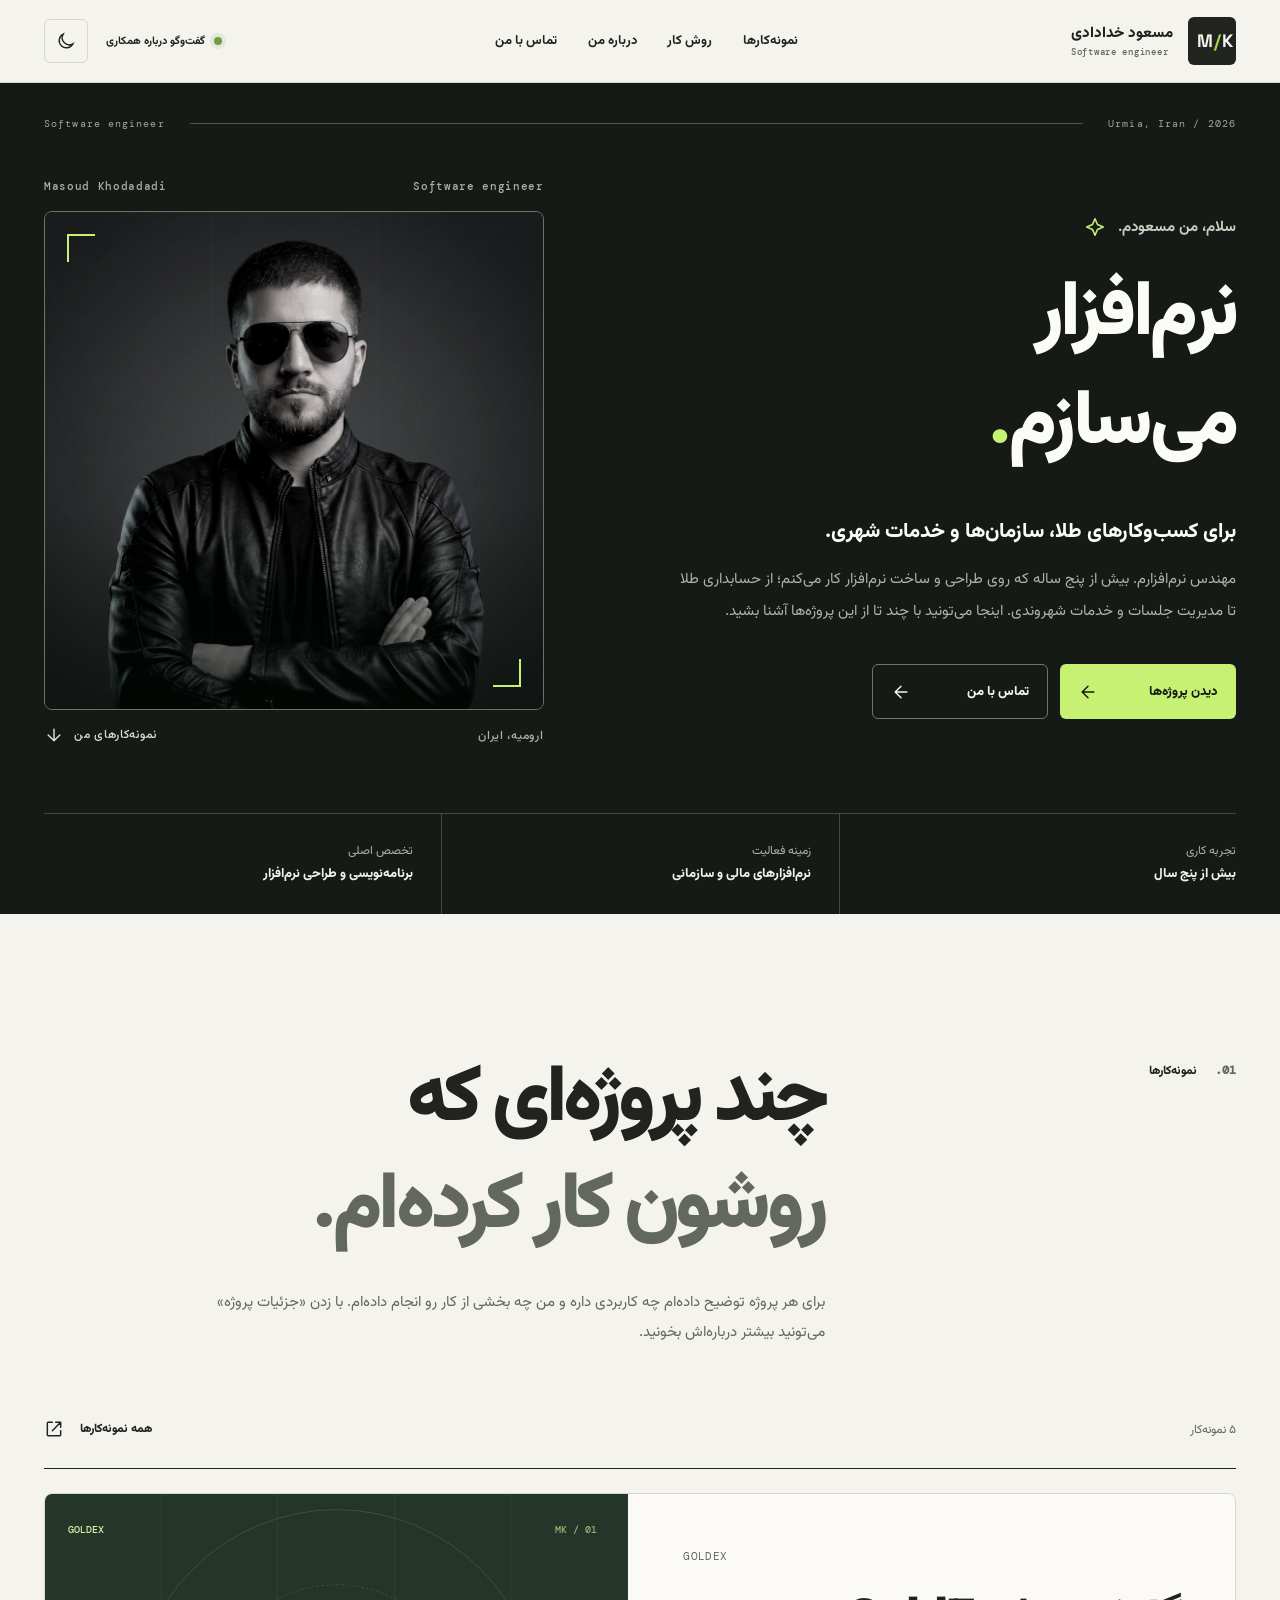
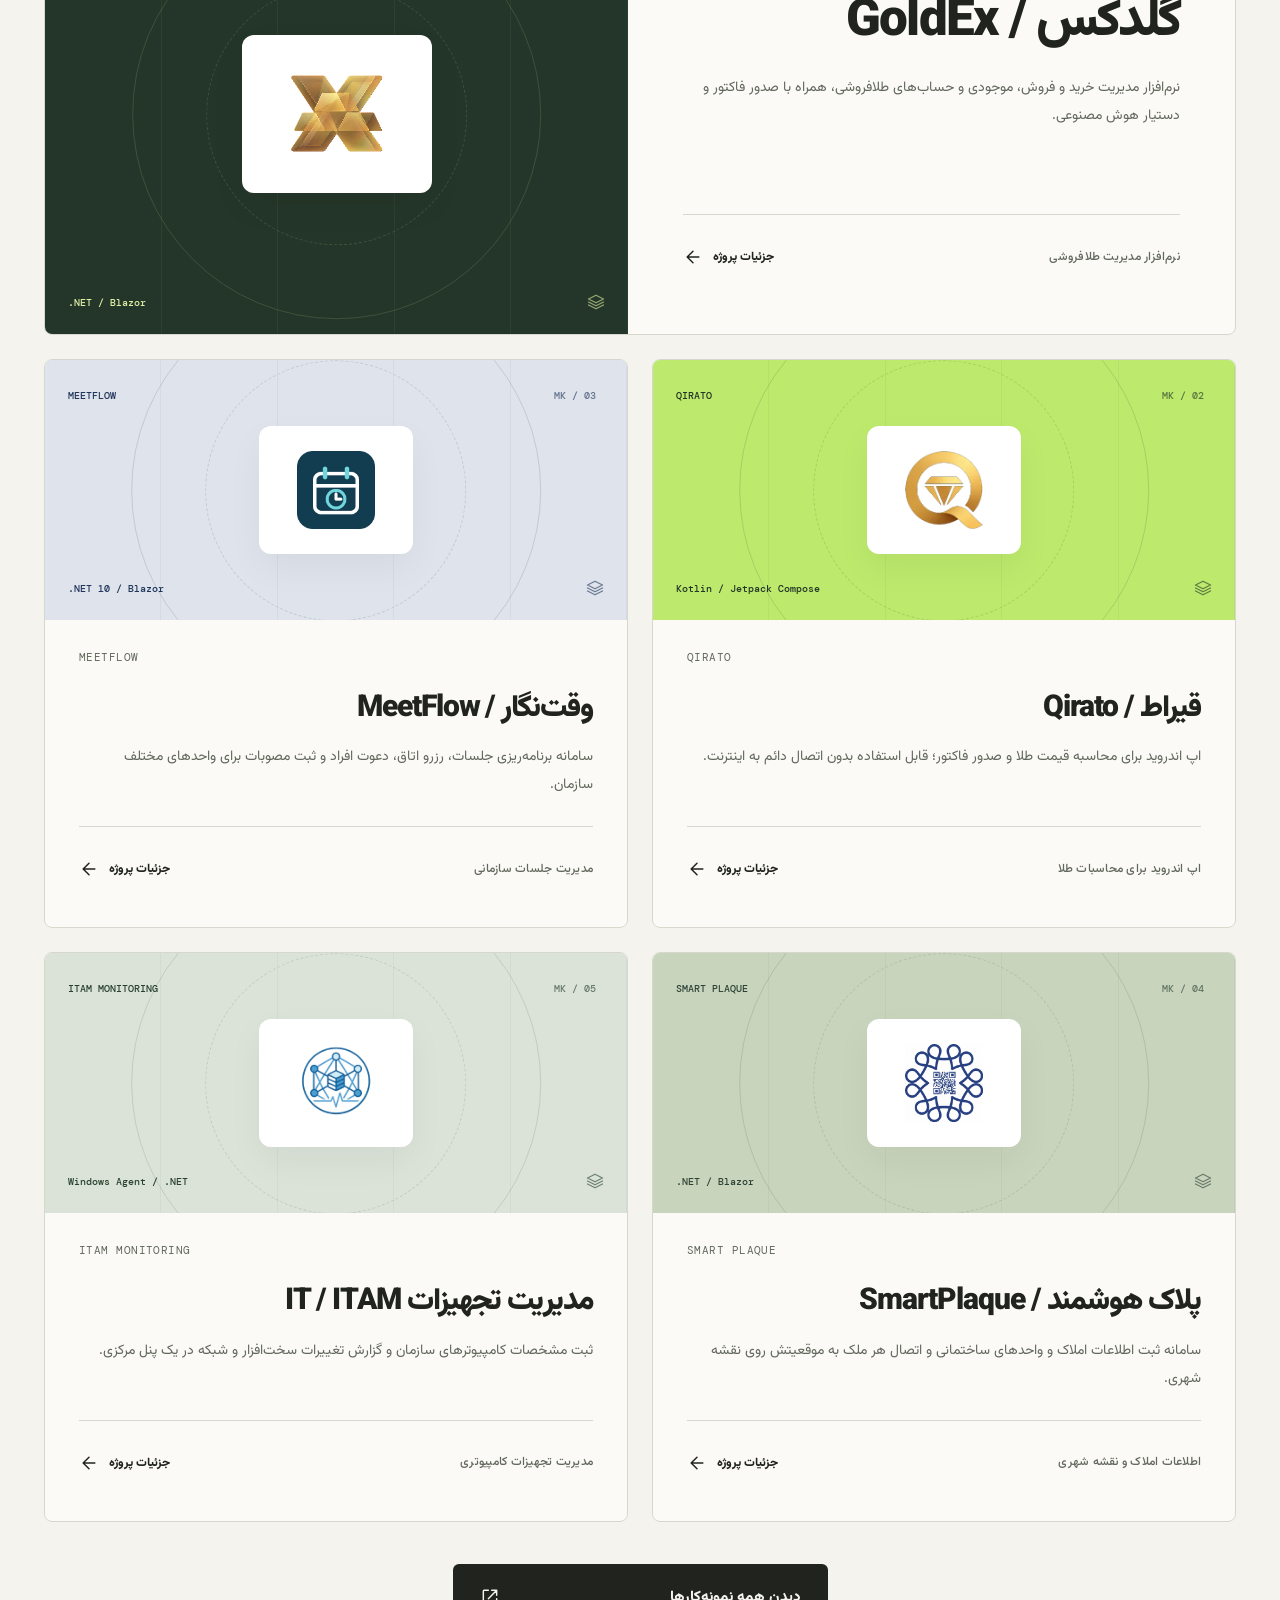
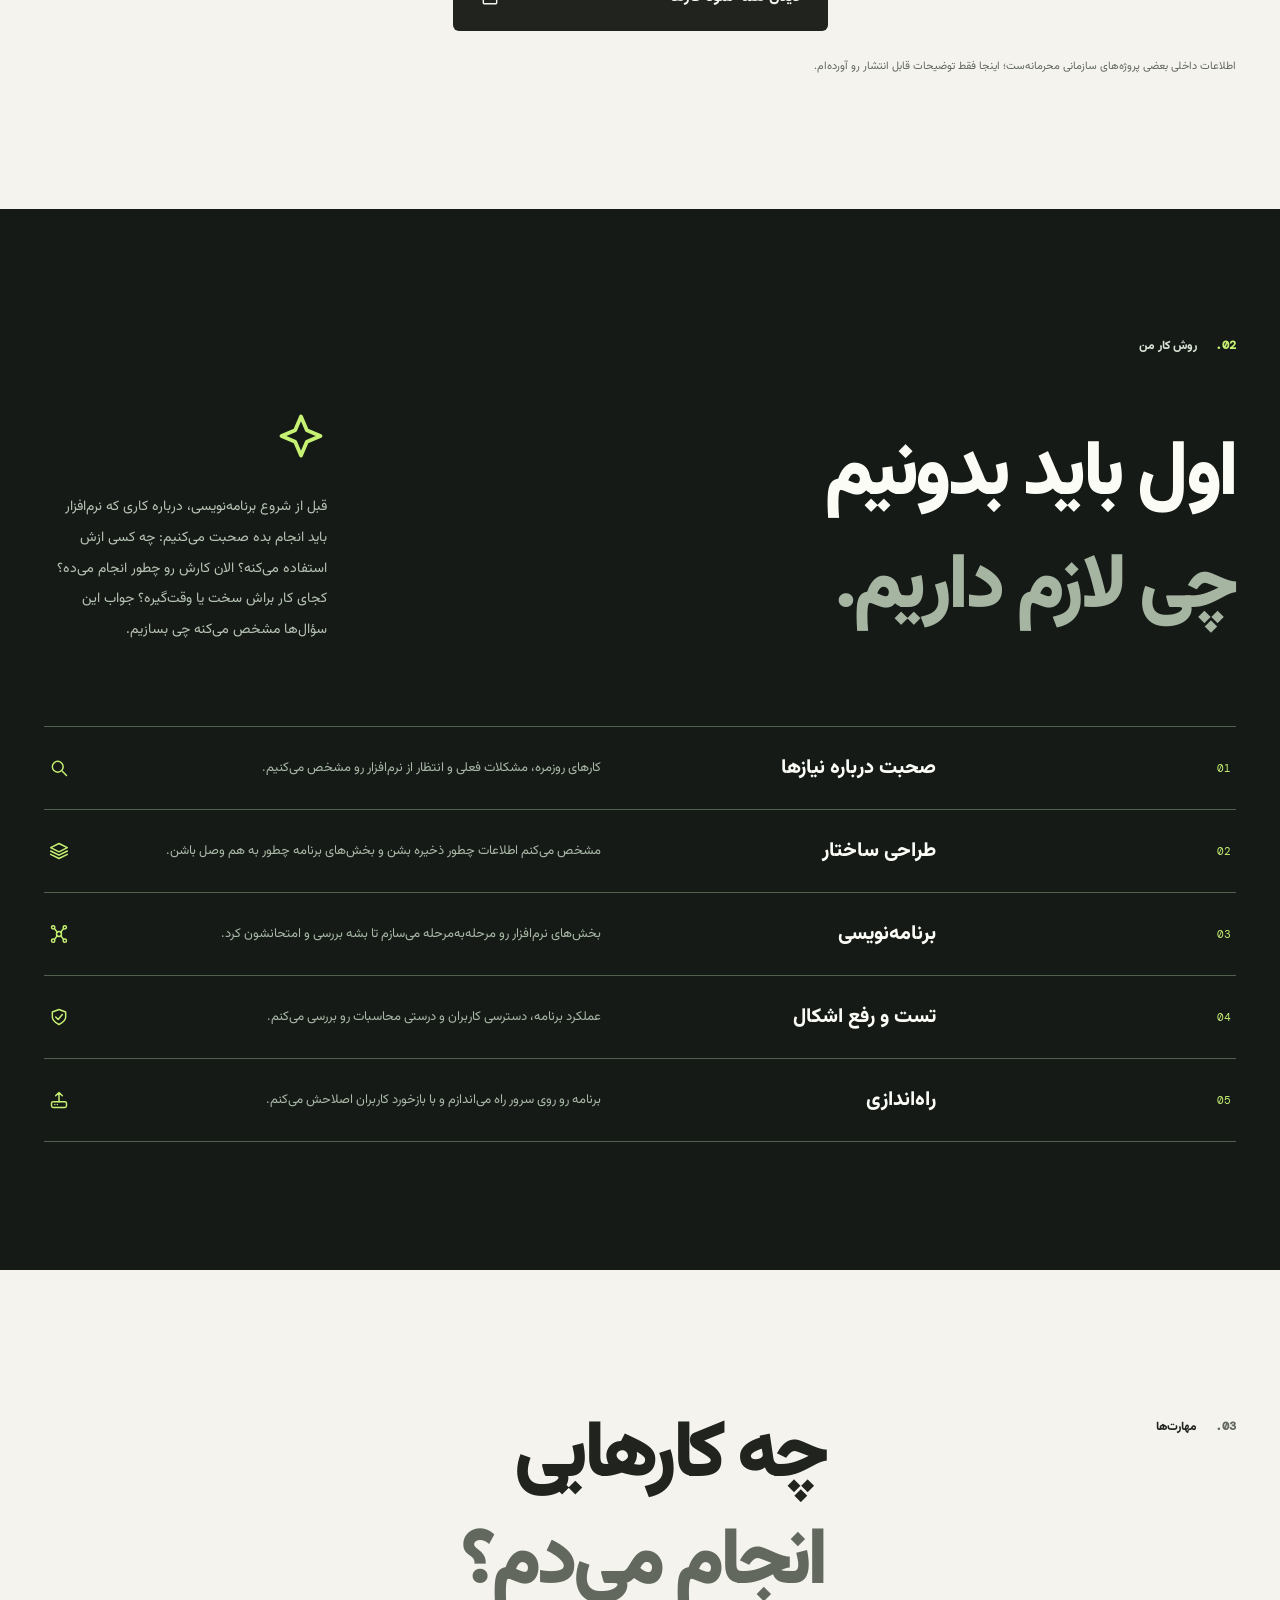
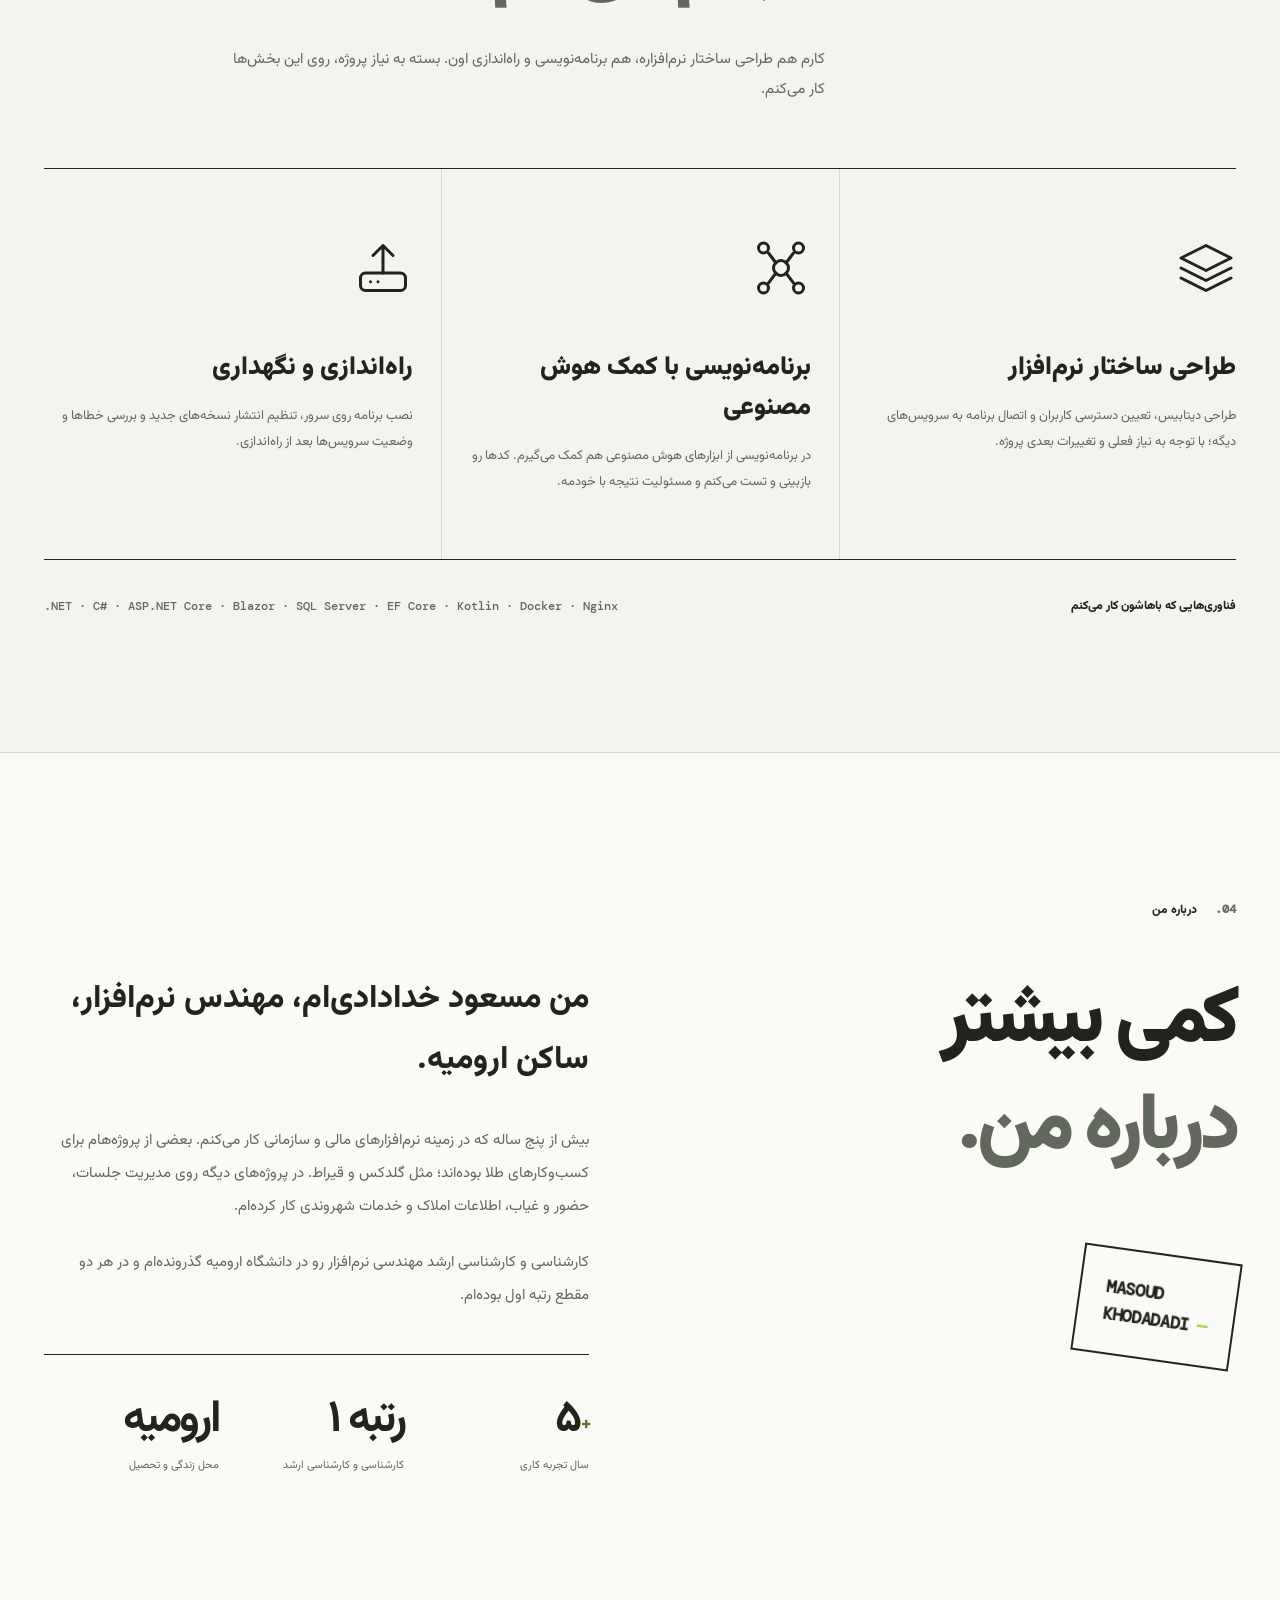
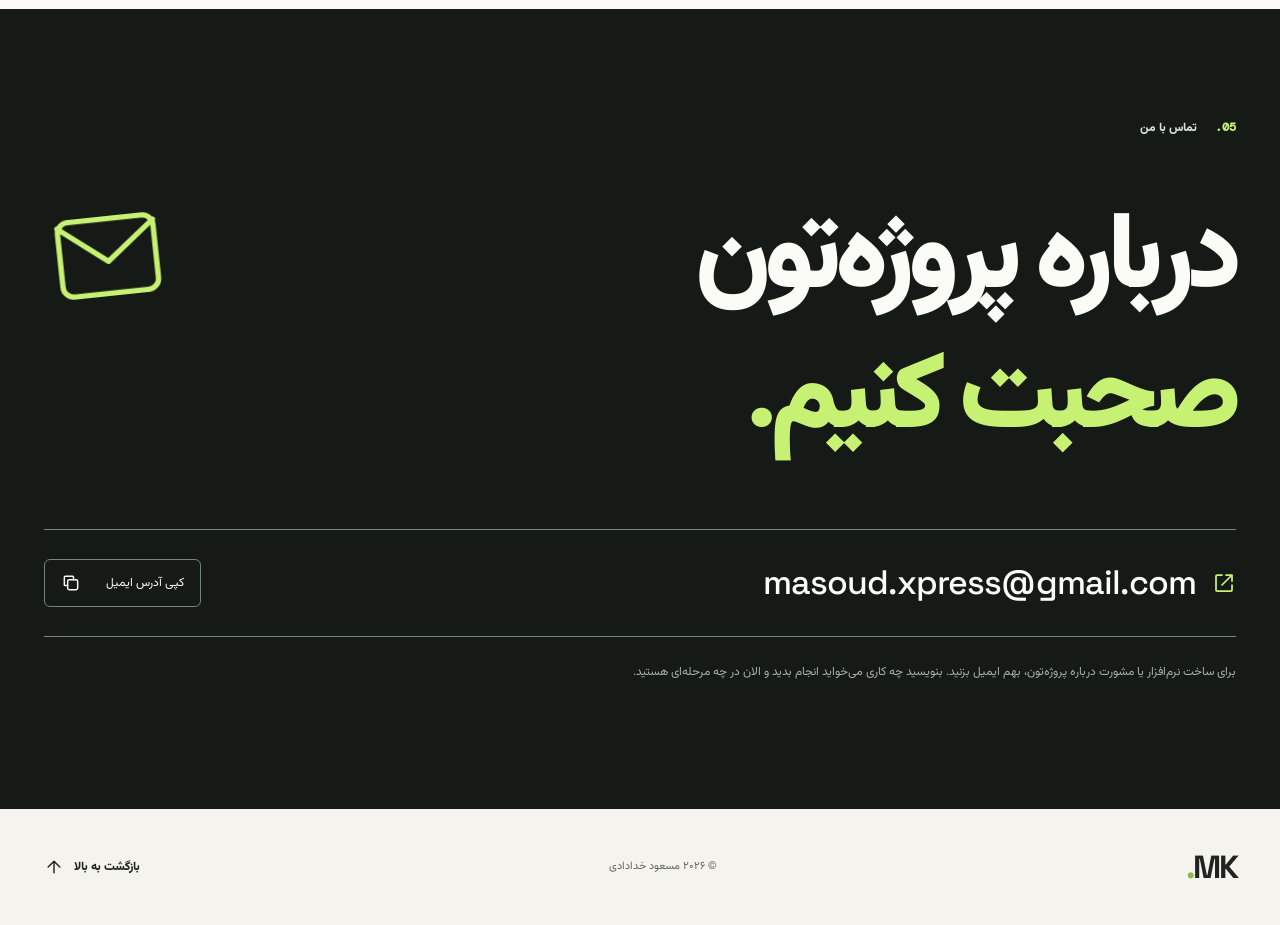
<file: index.html>
<!doctype html>
<html lang="fa" dir="rtl">
<head>
  <meta charset="utf-8">
  <meta name="viewport" content="width=device-width, initial-scale=1">
  <meta name="theme-color" content="#f4f3ee">
  <meta name="description" content="من مسعود خدادادی‌ام، مهندس نرم‌افزار. اینجا با کارهای من در زمینه نرم‌افزارهای طلا، خدمات شهری و سامانه‌های سازمانی آشنا می‌شید.">
  <meta name="keywords" content="مسعود خدادادی, Masoud Khodadadi, مهندس نرم‌افزار, برنامه‌نویس, طراحی نرم‌افزار, ارومیه, GoldEx, .NET">
  <meta name="author" content="مسعود خدادادی">
  <meta property="og:type" content="website">
  <meta property="og:locale" content="fa_IR">
  <meta property="og:title" content="مسعود خدادادی — طراحی و ساخت نرم‌افزار">
  <meta property="og:description" content="مهندس نرم‌افزار با بیش از پنج سال تجربه در نرم‌افزارهای طلا، خدمات شهری و سامانه‌های سازمانی. نمونه‌کارها و راه ارتباط با من.">
  <meta property="og:url" content="https://masoudkhodadadi.ir/">
  <meta property="og:image" content="https://masoudkhodadadi.ir/assets/masoud-portrait.jpg">
  <link rel="canonical" href="https://masoudkhodadadi.ir/">
  <link rel="icon" type="image/jpeg" href="/assets/masoud-portrait.jpg">
  <link rel="stylesheet" href="/assets/fonts/fonts.css">
  <script>try{document.documentElement.dataset.theme=localStorage.getItem("mk-theme")||(matchMedia("(prefers-color-scheme: dark)").matches?"dark":"light")}catch{}</script>
  <link rel="stylesheet" href="/styles.css?v=20261030-plain-persian">
  <script defer src="/app.js?v=20261030-plain-persian"></script>
  <script type="application/ld+json">{"@context":"https://schema.org","@type":"Person","name":"Masoud Khodadadi","url":"https://masoudkhodadadi.ir/","jobTitle":"Software Engineer & Solution Architect","knowsAbout":["Software Architecture","Product Engineering","AI-assisted Software Development",".NET","Enterprise Systems"]}</script>
  <title>مسعود خدادادی — طراحی و ساخت نرم‌افزار</title>
</head>
<body data-page="home">
  <a class="skip-link" href="#main">رفتن به محتوای اصلی</a>
  <div class="scroll-line" id="scroll-line" aria-hidden="true"></div>

  <header class="site-header" id="site-header">
    <div class="shell header-inner">
      <a class="brand" href="#top" aria-label="مسعود خدادادی، صفحه اصلی">
        <span class="brand-symbol" dir="ltr" aria-hidden="true"><span>M</span><span class="brand-slash">/</span><span>K</span></span>
        <span class="brand-name">مسعود خدادادی<span class="brand-sub" lang="en" dir="ltr">Software engineer</span></span>
      </a>
      <nav class="main-nav" aria-label="منوی اصلی">
        <a href="/projects.html">نمونه‌کارها</a>
        <a href="#approach">روش کار</a>
        <a href="#about">درباره من</a>
        <a href="#contact">تماس با من</a>
      </nav>
      <div class="header-actions">
        <a class="availability-label" href="#contact"><span class="signal-dot"></span> گفت‌وگو درباره همکاری</a>
        <button type="button" class="theme-switch" id="theme-switch" aria-label="تغییر حالت روشن و تاریک" title="تغییر تم">
          <svg class="moon-icon" viewBox="0 0 24 24" fill="none" stroke="currentColor" stroke-width="1.7" aria-hidden="true"><path d="M20.3 15.4A8.6 8.6 0 0 1 8.6 3.7 8.7 8.7 0 1 0 20.3 15.4Z"/></svg>
          <svg class="sun-icon" viewBox="0 0 24 24" fill="none" stroke="currentColor" stroke-width="1.7" aria-hidden="true"><circle cx="12" cy="12" r="4.2"/><path d="M12 1.5v2.2m0 16.6v2.2M1.5 12h2.2m16.6 0h2.2M4.6 4.6l1.6 1.6m11.6 11.6 1.6 1.6m0-14.8-1.6 1.6M6.2 17.8l-1.6 1.6"/></svg>
        </button>
        <button class="menu-switch" id="menu-switch" aria-expanded="false" aria-controls="mobile-nav" aria-label="باز کردن منو" type="button"><span></span><span></span></button>
      </div>
    </div>
    <nav class="mobile-nav" id="mobile-nav" aria-label="منوی موبایل" inert>
      <a href="/projects.html"><span>01</span> نمونه‌کارها</a>
      <a href="#approach"><span>02</span> روش کار</a>
      <a href="#about"><span>03</span> درباره من</a>
      <a href="#contact"><span>04</span> تماس با من</a>
    </nav>
  </header>

  <main id="main">
    <section class="hero" id="top" aria-labelledby="hero-title">
      <div class="shell">
        <div class="hero-overline">
          <span class="eyebrow" lang="en">Software engineer</span>
          <span class="hero-overline-mid" aria-hidden="true"></span>
          <span class="eyebrow" lang="en" dir="ltr">Urmia, Iran / 2026</span>
        </div>
        <div class="hero-grid">
          <div class="hero-writing">
            <p class="hero-intro">سلام، من مسعودم. <svg class="icon " viewBox="0 0 24 24" aria-hidden="true" focusable="false"><use href="/assets/icons.svg#spark"></use></svg></p>
            <h1 id="hero-title">نرم‌افزار<br>می‌سازم<span class="hero-period">.</span></h1>
            <p class="hero-lead">برای کسب‌وکارهای طلا، سازمان‌ها و خدمات شهری.</p>
            <p class="hero-copy">مهندس نرم‌افزارم. بیش از پنج ساله که روی طراحی و ساخت نرم‌افزار کار می‌کنم؛ از حسابداری طلا تا مدیریت جلسات و خدمات شهروندی. اینجا می‌تونید با چند تا از این پروژه‌ها آشنا بشید.</p>
            <div class="hero-ctas">
              <a class="action-link action-link-accent" href="#work"><span>دیدن پروژه‌ها</span><svg class="icon action-arrow" viewBox="0 0 24 24" aria-hidden="true" focusable="false"><use href="/assets/icons.svg#arrow-left"></use></svg></a>
              <a class="action-link action-link-outline" href="#contact"><span>تماس با من</span><svg class="icon action-arrow" viewBox="0 0 24 24" aria-hidden="true" focusable="false"><use href="/assets/icons.svg#arrow-left"></use></svg></a>
            </div>
          </div>
          <div class="hero-art" aria-label="پرتره مسعود خدادادی">
            <div class="portrait-top-label" lang="en" dir="ltr"><span>Masoud Khodadadi</span><span>Software engineer</span></div>
            <div class="portrait-stage">
              <img src="/assets/masoud-studio.jpg" alt="پرتره مسعود خدادادی" width="830" height="960" fetchpriority="high">
              <div class="portrait-grid" aria-hidden="true"></div>
              <div class="portrait-corner portrait-corner-tl" aria-hidden="true"></div>
              <div class="portrait-corner portrait-corner-br" aria-hidden="true"></div>
            </div>
            <div class="portrait-bottom-label"><span>ارومیه، ایران</span><a href="#work">نمونه‌کارهای من <svg class="icon " viewBox="0 0 24 24" aria-hidden="true" focusable="false"><use href="/assets/icons.svg#arrow-down"></use></svg></a></div>
          </div>
        </div>
        <div class="hero-footnotes">
          <div><span>تجربه کاری <strong>بیش از پنج سال</strong></span></div>
          <div><span>زمینه فعالیت <strong>نرم‌افزارهای مالی و سازمانی</strong></span></div>
          <div><span>تخصص اصلی <strong>برنامه‌نویسی و طراحی نرم‌افزار</strong></span></div>
        </div>
      </div>
    </section>

    <section class="work-section section-pad" id="work" aria-labelledby="work-heading">
      <div class="shell">
        <div class="section-heading">
          <div class="section-ident"><span class="section-no" lang="en">01.</span><span>نمونه‌کارها</span></div>
          <div>
            <h2 id="work-heading">چند پروژه‌ای که<br><em>روشون کار کرده‌ام.</em></h2>
            <p>برای هر پروژه توضیح داده‌ام چه کاربردی داره و من چه بخشی از کار رو انجام داده‌ام. با زدن «جزئیات پروژه» می‌تونید بیشتر درباره‌اش بخونید.</p>
          </div>
        </div>
        <div class="work-toolbar home-work-toolbar">
          <span class="work-count" id="work-count" aria-live="polite">چند نمونه از کارهام</span>
          <a class="work-explore" href="/projects.html">همه نمونه‌کارها <svg class="icon " viewBox="0 0 24 24" aria-hidden="true" focusable="false"><use href="/assets/icons.svg#external"></use></svg></a>
        </div>
        <div class="project-grid" id="project-grid" aria-live="polite"></div>
        <noscript><p>نمونه‌کارها: گلدکس، قیراط، وقت‌نگار، پلاک هوشمند و مدیریت تجهیزات IT. برای دیدن جزئیات، جاوااسکریپت مرورگر رو فعال کنید.</p></noscript>
        <div class="work-all-link-wrap"><a class="work-all-link" href="/projects.html"><span>دیدن همه نمونه‌کارها</span><svg class="icon " viewBox="0 0 24 24" aria-hidden="true" focusable="false"><use href="/assets/icons.svg#external"></use></svg></a></div>
        <p class="work-note">اطلاعات داخلی بعضی پروژه‌های سازمانی محرمانه‌ست؛ اینجا فقط توضیحات قابل انتشار رو آورده‌ام.</p>
      </div>
    </section>

    <section class="statement-section" id="approach" aria-labelledby="approach-heading">
      <div class="shell">
        <div class="section-ident invert"><span class="section-no" lang="en">02.</span><span>روش کار من</span></div>
        <div class="statement-layout">
          <h2 id="approach-heading">اول باید بدونیم<br><span class="statement-muted">چی لازم داریم.</span></h2>
          <div class="statement-aside">
            <svg class="icon editorial-mark" viewBox="0 0 24 24" aria-hidden="true" focusable="false"><use href="/assets/icons.svg#spark"></use></svg>
            <p>قبل از شروع برنامه‌نویسی، درباره کاری که نرم‌افزار باید انجام بده صحبت می‌کنیم: چه کسی ازش استفاده می‌کنه؟ الان کارش رو چطور انجام می‌ده؟ کجای کار براش سخت یا وقت‌گیره؟ جواب این سؤال‌ها مشخص می‌کنه چی بسازیم.</p>
          </div>
        </div>
        <div class="method-list" aria-label="مراحل انجام پروژه">
          <div class="method-row"><span lang="en">01</span><h3>صحبت درباره نیازها</h3><p>کارهای روزمره، مشکلات فعلی و انتظار از نرم‌افزار رو مشخص می‌کنیم.</p><svg class="icon method-icon" viewBox="0 0 24 24" aria-hidden="true" focusable="false"><use href="/assets/icons.svg#search"></use></svg></div>
          <div class="method-row"><span lang="en">02</span><h3>طراحی ساختار</h3><p>مشخص می‌کنم اطلاعات چطور ذخیره بشن و بخش‌های برنامه چطور به هم وصل باشن.</p><svg class="icon method-icon" viewBox="0 0 24 24" aria-hidden="true" focusable="false"><use href="/assets/icons.svg#layers"></use></svg></div>
          <div class="method-row"><span lang="en">03</span><h3>برنامه‌نویسی</h3><p>بخش‌های نرم‌افزار رو مرحله‌به‌مرحله می‌سازم تا بشه بررسی و امتحانشون کرد.</p><svg class="icon method-icon" viewBox="0 0 24 24" aria-hidden="true" focusable="false"><use href="/assets/icons.svg#nodes"></use></svg></div>
          <div class="method-row"><span lang="en">04</span><h3>تست و رفع اشکال</h3><p>عملکرد برنامه، دسترسی کاربران و درستی محاسبات رو بررسی می‌کنم.</p><svg class="icon method-icon" viewBox="0 0 24 24" aria-hidden="true" focusable="false"><use href="/assets/icons.svg#shield"></use></svg></div>
          <div class="method-row"><span lang="en">05</span><h3>راه‌اندازی</h3><p>برنامه رو روی سرور راه می‌اندازم و با بازخورد کاربران اصلاحش می‌کنم.</p><svg class="icon method-icon" viewBox="0 0 24 24" aria-hidden="true" focusable="false"><use href="/assets/icons.svg#deploy"></use></svg></div>
        </div>
      </div>
    </section>

    <section class="expertise-section section-pad" id="expertise" aria-labelledby="expertise-heading">
      <div class="shell">
        <div class="section-heading expertise-heading">
          <div class="section-ident"><span class="section-no" lang="en">03.</span><span>مهارت‌ها</span></div>
          <div>
            <h2 id="expertise-heading">چه کارهایی<br><em>انجام می‌دم؟</em></h2>
            <p>کارم هم طراحی ساختار نرم‌افزاره، هم برنامه‌نویسی و راه‌اندازی اون. بسته به نیاز پروژه، روی این بخش‌ها کار می‌کنم.</p>
          </div>
        </div>
        <div class="expertise-grid">
          <article class="expertise-card">
            <div class="cap-glyph" aria-hidden="true"><svg class="icon " viewBox="0 0 24 24" aria-hidden="true" focusable="false"><use href="/assets/icons.svg#layers"></use></svg></div>
            <h3>طراحی ساختار نرم‌افزار</h3>
            <p>طراحی دیتابیس، تعیین دسترسی کاربران و اتصال برنامه به سرویس‌های دیگه؛ با توجه به نیاز فعلی و تغییرات بعدی پروژه.</p>
          </article>
          <article class="expertise-card">
            <div class="cap-glyph" aria-hidden="true"><svg class="icon " viewBox="0 0 24 24" aria-hidden="true" focusable="false"><use href="/assets/icons.svg#nodes"></use></svg></div>
            <h3>برنامه‌نویسی با کمک هوش مصنوعی</h3>
            <p>در برنامه‌نویسی از ابزارهای هوش مصنوعی هم کمک می‌گیرم. کدها رو بازبینی و تست می‌کنم و مسئولیت نتیجه با خودمه.</p>
          </article>
          <article class="expertise-card">
            <div class="cap-glyph" aria-hidden="true"><svg class="icon " viewBox="0 0 24 24" aria-hidden="true" focusable="false"><use href="/assets/icons.svg#deploy"></use></svg></div>
            <h3>راه‌اندازی و نگهداری</h3>
            <p>نصب برنامه روی سرور، تنظیم انتشار نسخه‌های جدید و بررسی خطاها و وضعیت سرویس‌ها بعد از راه‌اندازی.</p>
          </article>
        </div>
        <div class="stack-line"><span>فناوری‌هایی که باهاشون کار می‌کنم</span><p lang="en" dir="ltr">.NET · C# · ASP.NET Core · Blazor · SQL Server · EF Core · Kotlin · Docker · Nginx</p></div>
      </div>
    </section>

    <section class="about-section section-pad" id="about" aria-labelledby="about-heading">
      <div class="shell about-layout">
        <div class="about-heading-wrap">
          <div class="section-ident"><span class="section-no" lang="en">04.</span><span>درباره من</span></div>
          <h2 id="about-heading">کمی بیشتر<br><em>درباره من.</em></h2>
          <span class="about-stamp" lang="en">MASOUD<br>KHODADADI<span>—</span></span>
        </div>
        <div class="about-body">
          <p class="about-lead">من مسعود خدادادی‌ام، مهندس نرم‌افزار، ساکن ارومیه.</p>
          <p>بیش از پنج ساله که در زمینه نرم‌افزارهای مالی و سازمانی کار می‌کنم. بعضی از پروژه‌هام برای کسب‌وکارهای طلا بوده‌اند؛ مثل گلدکس و قیراط. در پروژه‌های دیگه روی مدیریت جلسات، حضور و غیاب، اطلاعات املاک و خدمات شهروندی کار کرده‌ام.</p>
          <p>کارشناسی و کارشناسی ارشد مهندسی نرم‌افزار رو در دانشگاه ارومیه گذرونده‌ام و در هر دو مقطع رتبه اول بوده‌ام.</p>
          <div class="about-facts">
            <div><strong>۵<span>+</span></strong><span>سال تجربه کاری</span></div>
            <div><strong><bdi dir="rtl">رتبه ۱</bdi></strong><span>کارشناسی و کارشناسی ارشد</span></div>
            <div><strong><bdi dir="rtl">ارومیه</bdi></strong><span>محل زندگی و تحصیل</span></div>
          </div>
        </div>
      </div>
    </section>

    <section class="contact-section" id="contact" aria-labelledby="contact-heading">
      <div class="shell contact-layout">
        <div class="section-ident invert"><span class="section-no" lang="en">05.</span><span>تماس با من</span></div>
        <div class="contact-top">
          <div><h2 id="contact-heading">درباره پروژه‌تون<br><em>صحبت کنیم.</em></h2></div>
          <svg class="icon contact-symbol" viewBox="0 0 24 24" aria-hidden="true" focusable="false"><use href="/assets/icons.svg#mail"></use></svg>
        </div>
        <div class="contact-actions">
          <a href="mailto:masoud.xpress@gmail.com?subject=%D9%BE%DB%8C%D8%B4%D9%86%D9%87%D8%A7%D8%AF%20%D9%87%D9%85%DA%A9%D8%A7%D8%B1%DB%8C" class="contact-email" lang="en" dir="ltr">masoud.xpress@gmail.com <svg class="icon " viewBox="0 0 24 24" aria-hidden="true" focusable="false"><use href="/assets/icons.svg#external"></use></svg></a>
          <button type="button" class="copy-email" id="copy-email"><span>کپی آدرس ایمیل</span><svg class="icon " viewBox="0 0 24 24" aria-hidden="true" focusable="false"><use href="/assets/icons.svg#copy"></use></svg></button>
        </div>
        <p class="contact-note">برای ساخت نرم‌افزار یا مشورت درباره پروژه‌تون، بهم ایمیل بزنید. بنویسید چه کاری می‌خواید انجام بدید و الان در چه مرحله‌ای هستید.</p>
      </div>
    </section>
  </main>

  <footer class="site-footer"><div class="shell footer-inner">
    <a class="footer-monogram" href="#top" aria-label="بازگشت به ابتدای صفحه">MK<span>.</span></a>
    <span>© ۲۰۲۶ مسعود خدادادی</span>
    <a class="back-top" href="#top">بازگشت به بالا <svg class="icon " viewBox="0 0 24 24" aria-hidden="true" focusable="false"><use href="/assets/icons.svg#arrow-up"></use></svg></a>
  </div></footer>

  <dialog class="project-dialog" id="project-dialog" aria-labelledby="dialog-heading">
    <div class="dialog-shell">
      <div class="dialog-top"><span>درباره پروژه</span><button class="dialog-close" id="dialog-close" type="button" aria-label="بستن جزئیات"><svg class="icon " viewBox="0 0 24 24" aria-hidden="true" focusable="false"><use href="/assets/icons.svg#close"></use></svg></button></div>
      <div id="dialog-content"></div>
    </div>
  </dialog>
  <div class="toast" id="toast" role="status" aria-live="polite" aria-atomic="true"></div>
</body>
</html>
</file>
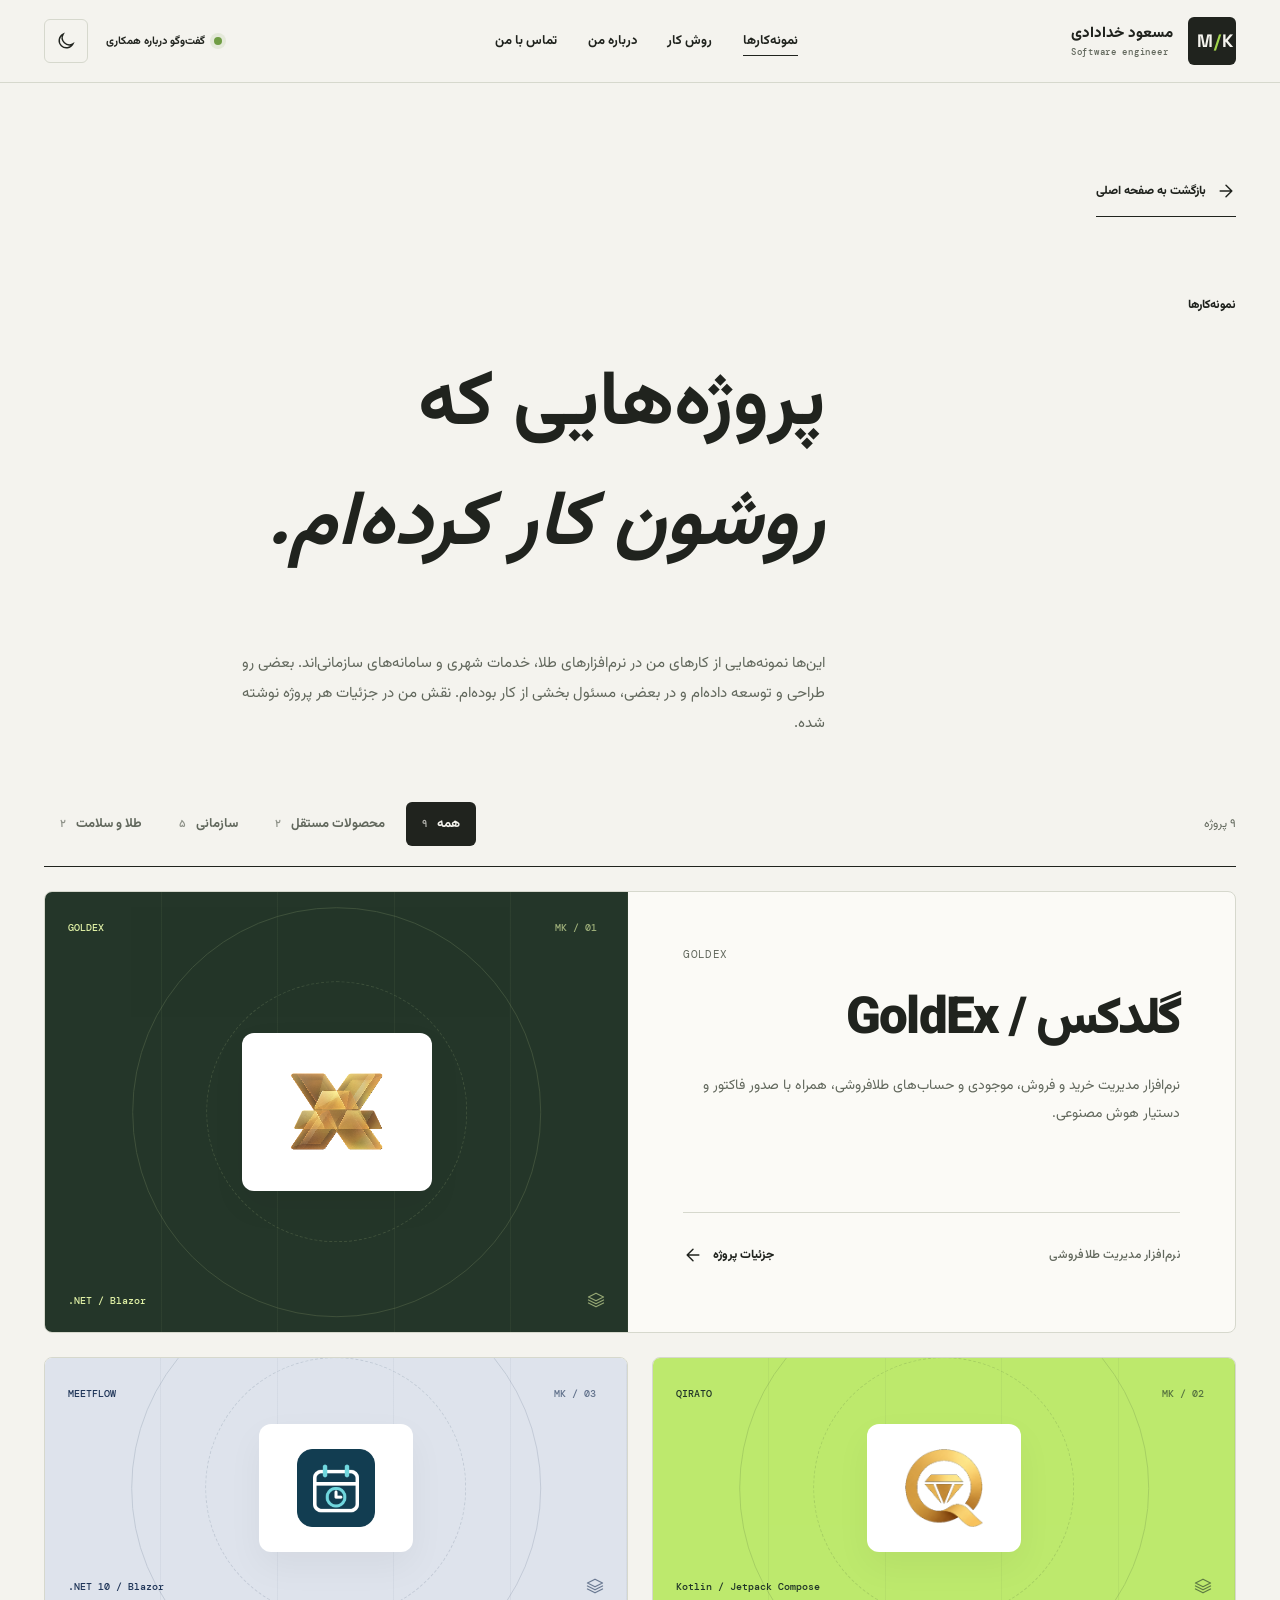
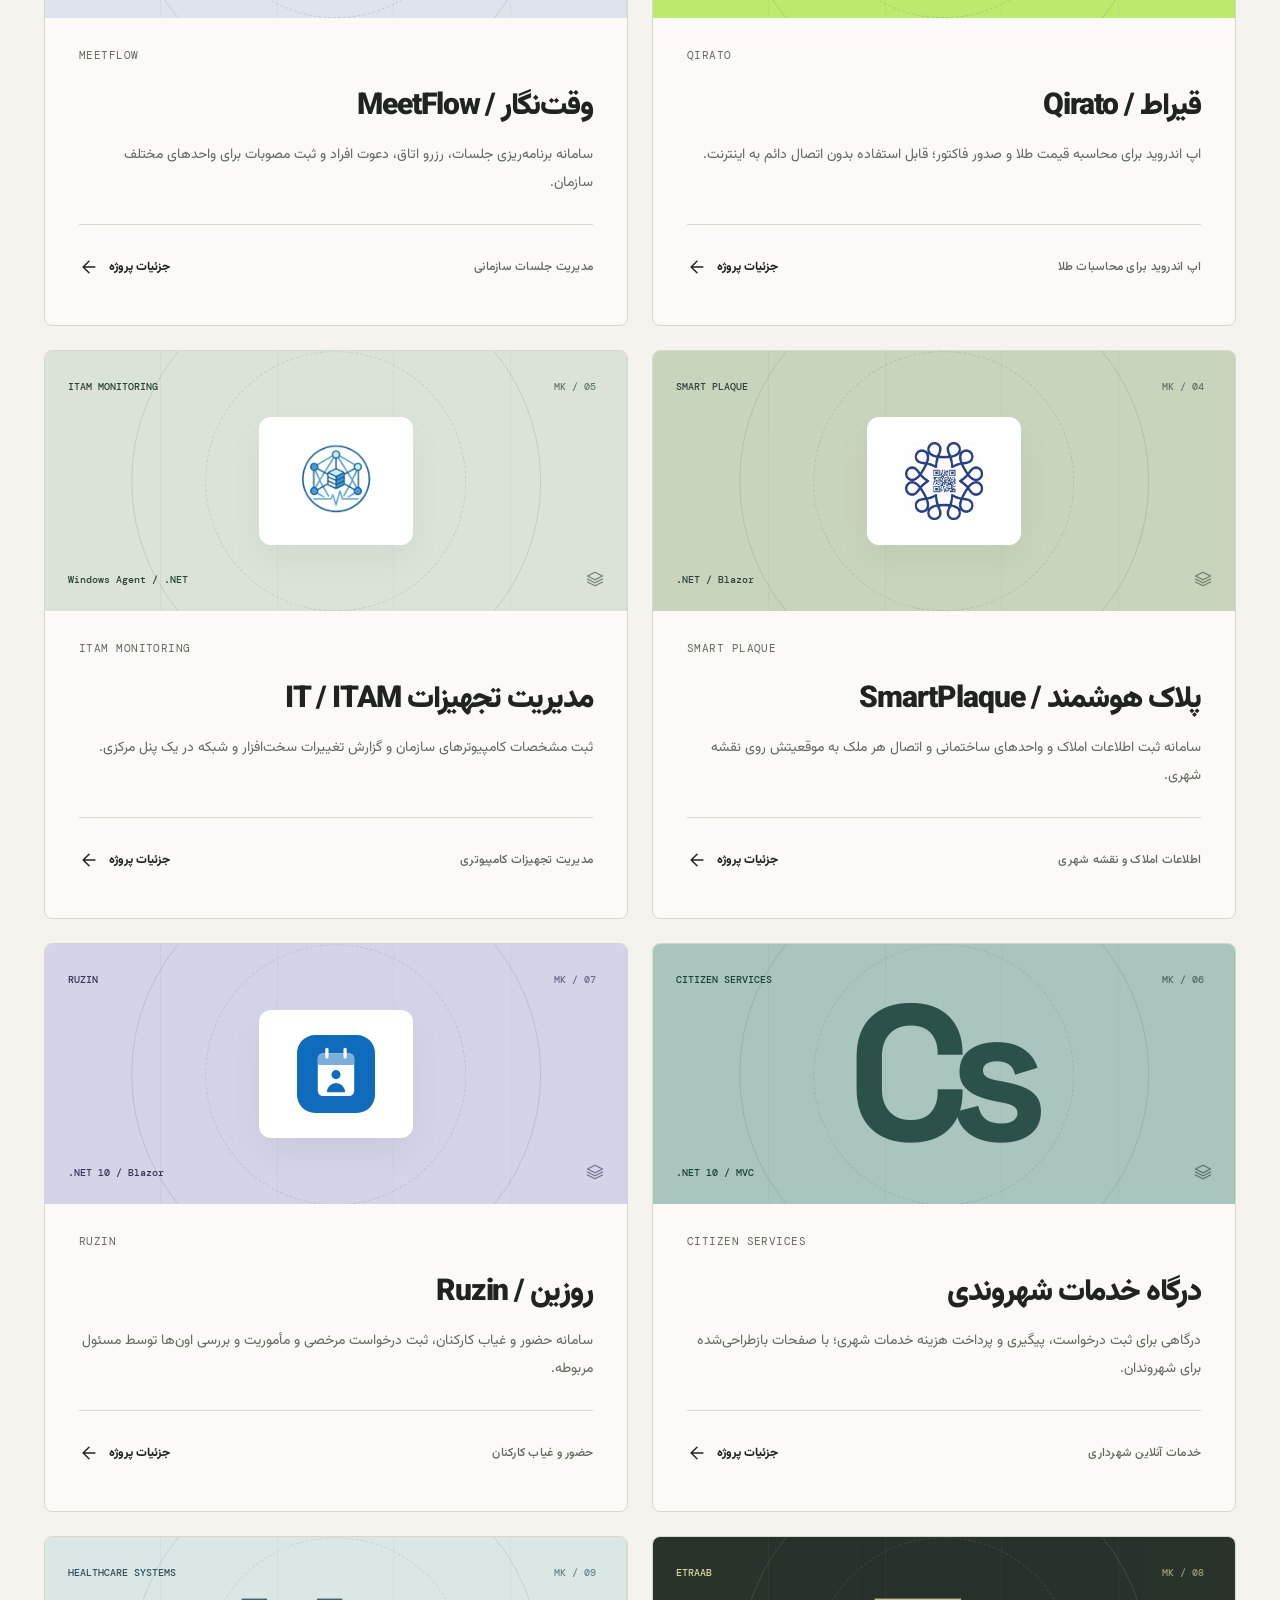
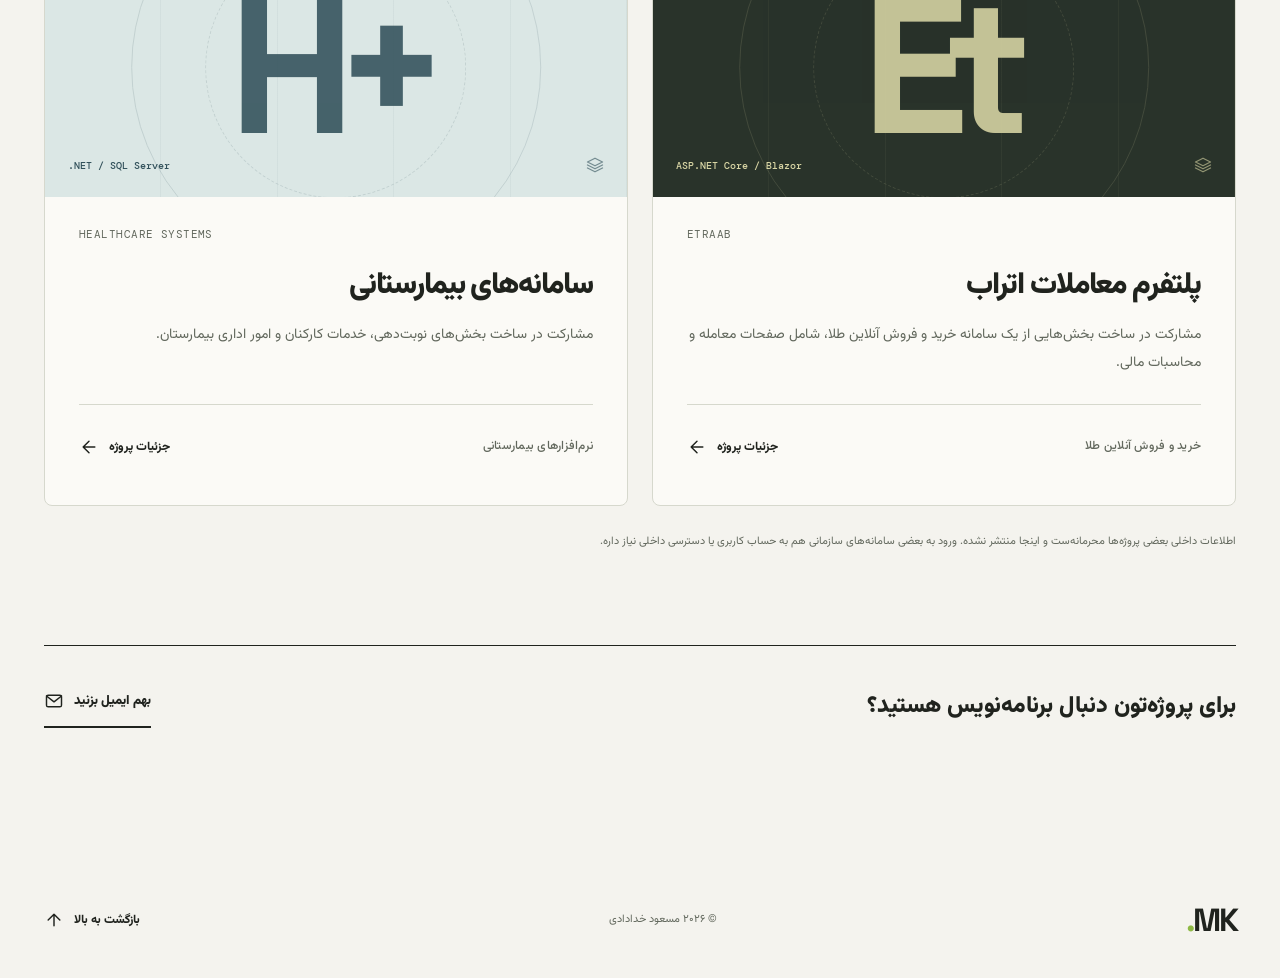
<file: projects.html>
<!doctype html>
<html lang="fa" dir="rtl">
<head>
  <meta charset="utf-8">
  <meta name="viewport" content="width=device-width, initial-scale=1">
  <meta name="theme-color" content="#f4f3ee">
  <meta name="description" content="نمونه‌کارهای مسعود خدادادی در نرم‌افزارهای طلا، خدمات شهری و سامانه‌های سازمانی؛ با توضیح کاربرد هر پروژه و کاری که در اون انجام داده‌ام.">
  <meta name="keywords" content="مسعود خدادادی, Masoud Khodadadi, نمونه‌کار برنامه‌نویسی, نرم‌افزار طلا, خدمات شهروندی, سامانه سازمانی, GoldEx, .NET">
  <meta name="author" content="مسعود خدادادی">
  <meta property="og:type" content="website">
  <meta property="og:locale" content="fa_IR">
  <meta property="og:title" content="نمونه‌کارها — مسعود خدادادی">
  <meta property="og:description" content="گلدکس، قیراط، وقت‌نگار و پروژه‌های دیگه؛ با توضیح کاربرد هر نرم‌افزار و نقش من در ساخت اون.">
  <meta property="og:url" content="https://masoudkhodadadi.ir/projects.html">
  <meta property="og:image" content="https://masoudkhodadadi.ir/assets/masoud-portrait.jpg">
  <link rel="canonical" href="https://masoudkhodadadi.ir/projects.html">
  <link rel="icon" type="image/jpeg" href="/assets/masoud-portrait.jpg">
  <link rel="stylesheet" href="/assets/fonts/fonts.css">
  <script>try{document.documentElement.dataset.theme=localStorage.getItem("mk-theme")||(matchMedia("(prefers-color-scheme: dark)").matches?"dark":"light")}catch{}</script>
  <link rel="stylesheet" href="/styles.css?v=20261030-plain-persian">
  <script defer src="/app.js?v=20261030-plain-persian"></script>
  <script type="application/ld+json">{"@context":"https://schema.org","@type":"Person","name":"Masoud Khodadadi","url":"https://masoudkhodadadi.ir/","jobTitle":"Software Engineer & Solution Architect","knowsAbout":["Software Architecture","Product Engineering","AI-assisted Software Development",".NET","Enterprise Systems"]}</script>
  <title>پروژه‌ها و نمونه‌کارها — مسعود خدادادی</title>
</head>
<body data-page="archive">
  <a class="skip-link" href="#main">رفتن به محتوای اصلی</a>
  <div class="scroll-line" id="scroll-line" aria-hidden="true"></div>
  <header class="site-header" id="site-header">
    <div class="shell header-inner">
      <a class="brand" href="/index.html" aria-label="مسعود خدادادی، صفحه اصلی">
        <span class="brand-symbol" dir="ltr" aria-hidden="true"><span>M</span><span class="brand-slash">/</span><span>K</span></span>
        <span class="brand-name">مسعود خدادادی<span class="brand-sub" lang="en" dir="ltr">Software engineer</span></span>
      </a>
      <nav class="main-nav" aria-label="منوی اصلی">
        <a href="/projects.html" aria-current="page">نمونه‌کارها</a>
        <a href="/index.html#approach">روش کار</a>
        <a href="/index.html#about">درباره من</a>
        <a href="/index.html#contact">تماس با من</a>
      </nav>
      <div class="header-actions">
        <a class="availability-label" href="/index.html#contact"><span class="signal-dot"></span> گفت‌وگو درباره همکاری</a>
        <button type="button" class="theme-switch" id="theme-switch" aria-label="تغییر حالت روشن و تاریک" title="تغییر تم">
          <svg class="moon-icon" viewBox="0 0 24 24" fill="none" stroke="currentColor" stroke-width="1.7" aria-hidden="true"><path d="M20.3 15.4A8.6 8.6 0 0 1 8.6 3.7 8.7 8.7 0 1 0 20.3 15.4Z"/></svg>
          <svg class="sun-icon" viewBox="0 0 24 24" fill="none" stroke="currentColor" stroke-width="1.7" aria-hidden="true"><circle cx="12" cy="12" r="4.2"/><path d="M12 1.5v2.2m0 16.6v2.2M1.5 12h2.2m16.6 0h2.2M4.6 4.6l1.6 1.6m11.6 11.6 1.6 1.6m0-14.8-1.6 1.6M6.2 17.8l-1.6 1.6"/></svg>
        </button>
        <button class="menu-switch" id="menu-switch" aria-expanded="false" aria-controls="mobile-nav" aria-label="باز کردن منو" type="button"><span></span><span></span></button>
      </div>
    </div>
    <nav class="mobile-nav" id="mobile-nav" aria-label="منوی موبایل" inert>
      <a href="/projects.html"><span>01</span> نمونه‌کارها</a>
      <a href="/index.html#approach"><span>02</span> روش کار</a>
      <a href="/index.html#about"><span>03</span> درباره من</a>
      <a href="/index.html#contact"><span>04</span> تماس با من</a>
    </nav>
  </header>

  <main id="main" class="archive-main">
    <section class="work-section section-pad work-archive" aria-labelledby="work-heading">
      <div class="shell">
        <a class="archive-back" href="/index.html"><svg class="icon " viewBox="0 0 24 24" aria-hidden="true" focusable="false"><use href="/assets/icons.svg#arrow-right"></use></svg> بازگشت به صفحه اصلی</a>
        <div class="section-heading">
          <div class="section-ident"><span>نمونه‌کارها</span></div>
          <div>
            <h1 id="work-heading" class="archive-title">پروژه‌هایی که<br><em>روشون کار کرده‌ام.</em></h1>
            <p>این‌ها نمونه‌هایی از کارهای من در نرم‌افزارهای طلا، خدمات شهری و سامانه‌های سازمانی‌اند. بعضی رو طراحی و توسعه داده‌ام و در بعضی، مسئول بخشی از کار بوده‌ام. نقش من در جزئیات هر پروژه نوشته شده.</p>
          </div>
        </div>
        <div class="work-toolbar">
          <span class="work-count" id="work-count" aria-live="polite">پروژه‌ها</span>
          <div class="filters" role="group" aria-label="فیلتر پروژه‌ها">
            <button type="button" class="filter-btn is-active" data-filter="all" aria-pressed="true">همه</button>
            <button type="button" class="filter-btn" data-filter="product" aria-pressed="false">محصولات مستقل</button>
            <button type="button" class="filter-btn" data-filter="enterprise" aria-pressed="false">سازمانی</button>
            <button type="button" class="filter-btn" data-filter="industry" aria-pressed="false">طلا و سلامت</button>
          </div>
        </div>
        <div class="project-grid" id="project-grid" aria-live="polite"></div>
        <noscript><p>نمونه‌کارها: گلدکس، قیراط، وقت‌نگار، پلاک هوشمند، مدیریت تجهیزات IT، خدمات شهروندی، روزین، اتراب و سامانه‌های بیمارستانی. برای دیدن جزئیات، جاوااسکریپت مرورگر رو فعال کنید.</p></noscript>
        <p class="work-note">اطلاعات داخلی بعضی پروژه‌ها محرمانه‌ست و اینجا منتشر نشده. ورود به بعضی سامانه‌های سازمانی هم به حساب کاربری یا دسترسی داخلی نیاز داره.</p>
        <div class="archive-cta"><span>برای پروژه‌تون دنبال برنامه‌نویس هستید؟</span><a class="archive-cta-link" href="mailto:masoud.xpress@gmail.com?subject=%D9%BE%DB%8C%D8%B4%D9%86%D9%87%D8%A7%D8%AF%20%D9%87%D9%85%DA%A9%D8%A7%D8%B1%DB%8C">بهم ایمیل بزنید <svg class="icon " viewBox="0 0 24 24" aria-hidden="true" focusable="false"><use href="/assets/icons.svg#mail"></use></svg></a></div>
      </div>
    </section>
  </main>

  <footer class="site-footer"><div class="shell footer-inner">
    <a class="footer-monogram" href="/index.html#top" aria-label="بازگشت به ابتدای صفحه">MK<span>.</span></a>
    <span>© ۲۰۲۶ مسعود خدادادی</span>
    <a class="back-top" href="/index.html#top">بازگشت به بالا <svg class="icon " viewBox="0 0 24 24" aria-hidden="true" focusable="false"><use href="/assets/icons.svg#arrow-up"></use></svg></a>
  </div></footer>

  <dialog class="project-dialog" id="project-dialog" aria-labelledby="dialog-heading">
    <div class="dialog-shell">
      <div class="dialog-top"><span>درباره پروژه</span><button class="dialog-close" id="dialog-close" type="button" aria-label="بستن جزئیات"><svg class="icon " viewBox="0 0 24 24" aria-hidden="true" focusable="false"><use href="/assets/icons.svg#close"></use></svg></button></div>
      <div id="dialog-content"></div>
    </div>
  </dialog>
  <div class="toast" id="toast" role="status" aria-live="polite" aria-atomic="true"></div>
</body>
</html>
</file>
<file: assets/fonts/fonts.css>
/* latin-ext */
@font-face {
  font-family: 'DM Mono';
  font-style: normal;
  font-weight: 400;
  font-display: swap;
  src: url(/assets/fonts/font-0.woff2) format('woff2');
  unicode-range: U+0100-02BA, U+02BD-02C5, U+02C7-02CC, U+02CE-02D7, U+02DD-02FF, U+0304, U+0308, U+0329, U+1D00-1DBF, U+1E00-1E9F, U+1EF2-1EFF, U+2020, U+20A0-20AB, U+20AD-20C4, U+2113, U+2C60-2C7F, U+A720-A7FF;
}
/* latin */
@font-face {
  font-family: 'DM Mono';
  font-style: normal;
  font-weight: 400;
  font-display: swap;
  src: url(/assets/fonts/font-1.woff2) format('woff2');
  unicode-range: U+0000-00FF, U+0131, U+0152-0153, U+02BB-02BC, U+02C6, U+02DA, U+02DC, U+0304, U+0308, U+0329, U+2000-206F, U+20AC, U+2122, U+2191, U+2193, U+2212, U+2215, U+FEFF, U+FFFD;
}
/* latin-ext */
@font-face {
  font-family: 'DM Mono';
  font-style: normal;
  font-weight: 500;
  font-display: swap;
  src: url(/assets/fonts/font-2.woff2) format('woff2');
  unicode-range: U+0100-02BA, U+02BD-02C5, U+02C7-02CC, U+02CE-02D7, U+02DD-02FF, U+0304, U+0308, U+0329, U+1D00-1DBF, U+1E00-1E9F, U+1EF2-1EFF, U+2020, U+20A0-20AB, U+20AD-20C4, U+2113, U+2C60-2C7F, U+A720-A7FF;
}
/* latin */
@font-face {
  font-family: 'DM Mono';
  font-style: normal;
  font-weight: 500;
  font-display: swap;
  src: url(/assets/fonts/font-3.woff2) format('woff2');
  unicode-range: U+0000-00FF, U+0131, U+0152-0153, U+02BB-02BC, U+02C6, U+02DA, U+02DC, U+0304, U+0308, U+0329, U+2000-206F, U+20AC, U+2122, U+2191, U+2193, U+2212, U+2215, U+FEFF, U+FFFD;
}
/* vietnamese */
@font-face {
  font-family: 'Space Grotesk';
  font-style: normal;
  font-weight: 400 700;
  font-display: swap;
  src: url(/assets/fonts/font-4.woff2) format('woff2');
  unicode-range: U+0102-0103, U+0110-0111, U+0128-0129, U+0168-0169, U+01A0-01A1, U+01AF-01B0, U+0300-0301, U+0303-0304, U+0308-0309, U+0323, U+0329, U+1EA0-1EF9, U+20AB;
}
/* latin-ext */
@font-face {
  font-family: 'Space Grotesk';
  font-style: normal;
  font-weight: 400 700;
  font-display: swap;
  src: url(/assets/fonts/font-5.woff2) format('woff2');
  unicode-range: U+0100-02BA, U+02BD-02C5, U+02C7-02CC, U+02CE-02D7, U+02DD-02FF, U+0304, U+0308, U+0329, U+1D00-1DBF, U+1E00-1E9F, U+1EF2-1EFF, U+2020, U+20A0-20AB, U+20AD-20C4, U+2113, U+2C60-2C7F, U+A720-A7FF;
}
/* latin */
@font-face {
  font-family: 'Space Grotesk';
  font-style: normal;
  font-weight: 400 700;
  font-display: swap;
  src: url(/assets/fonts/font-6.woff2) format('woff2');
  unicode-range: U+0000-00FF, U+0131, U+0152-0153, U+02BB-02BC, U+02C6, U+02DA, U+02DC, U+0304, U+0308, U+0329, U+2000-206F, U+20AC, U+2122, U+2191, U+2193, U+2212, U+2215, U+FEFF, U+FFFD;
}
/* arabic */
@font-face {
  font-family: 'Vazirmatn';
  font-style: normal;
  font-weight: 400 900;
  font-display: swap;
  src: url(/assets/fonts/font-7.woff2) format('woff2');
  unicode-range: U+0600-06FF, U+0750-077F, U+0870-0891, U+0897-08E1, U+08E3-08FF, U+200C-200E, U+2010-2011, U+204F, U+2E41, U+FB50-FDFF, U+FE70-FE74, U+FE76-FEFC, U+102E0-102FB, U+10E60-10E7E, U+10EC2-10EC7, U+10EC9-10EEE, U+10EF0-10EFF, U+1EE00-1EE03, U+1EE05-1EE1F, U+1EE21-1EE22, U+1EE24, U+1EE27, U+1EE29-1EE32, U+1EE34-1EE37, U+1EE39, U+1EE3B, U+1EE42, U+1EE47, U+1EE49, U+1EE4B, U+1EE4D-1EE4F, U+1EE51-1EE52, U+1EE54, U+1EE57, U+1EE59, U+1EE5B, U+1EE5D, U+1EE5F, U+1EE61-1EE62, U+1EE64, U+1EE67-1EE6A, U+1EE6C-1EE72, U+1EE74-1EE77, U+1EE79-1EE7C, U+1EE7E, U+1EE80-1EE89, U+1EE8B-1EE9B, U+1EEA1-1EEA3, U+1EEA5-1EEA9, U+1EEAB-1EEBB, U+1EEF0-1EEF1;
}
/* latin-ext */
@font-face {
  font-family: 'Vazirmatn';
  font-style: normal;
  font-weight: 400 900;
  font-display: swap;
  src: url(/assets/fonts/font-8.woff2) format('woff2');
  unicode-range: U+0100-02BA, U+02BD-02C5, U+02C7-02CC, U+02CE-02D7, U+02DD-02FF, U+0304, U+0308, U+0329, U+1D00-1DBF, U+1E00-1E9F, U+1EF2-1EFF, U+2020, U+20A0-20AB, U+20AD-20C4, U+2113, U+2C60-2C7F, U+A720-A7FF;
}
/* latin */
@font-face {
  font-family: 'Vazirmatn';
  font-style: normal;
  font-weight: 400 900;
  font-display: swap;
  src: url(/assets/fonts/font-9.woff2) format('woff2');
  unicode-range: U+0000-00FF, U+0131, U+0152-0153, U+02BB-02BC, U+02C6, U+02DA, U+02DC, U+0304, U+0308, U+0329, U+2000-206F, U+20AC, U+2122, U+2191, U+2193, U+2212, U+2215, U+FEFF, U+FFFD;
}
</file>
<file: styles.css>
/* MASOUD / FOLIO 04 — Editorial Product Engineering Portfolio
   Design principles: restrained palette, confident Persian type, visible hierarchy,
   real case studies, deliberate motion and accessible interaction.
*/
:root {
  color-scheme: light;
  --paper: #f4f3ee;
  --paper-raised: #fbfaf6;
  --ink: #20231e;
  --ink-2: #383c33;
  --muted: #62685d;
  --line: #d6d8cd;
  --dark: #151a16;
  --dark-2: #222a23;
  --lime: #c7f173;
  --lime-dark: #a2d54d;
  --white: #fbfcf6;
  --ease: cubic-bezier(.2,.8,.2,1);
  --radius: 8px;
  --icon-size: 20px;
  --shell: 1340px;
}
[data-theme="dark"] {
  color-scheme: dark;
  --paper: #191d19;
  --paper-raised: #242924;
  --ink: #edf0e5;
  --ink-2: #d7ddcd;
  --muted: #abb2a2;
  --line: #404940;
}
*,*::before,*::after { box-sizing: border-box; }
html { scroll-behavior: smooth; scroll-padding-top: 104px; }
body { margin: 0; min-width: 320px; overflow-x: clip; background: var(--paper); color: var(--ink); font-family: 'Vazirmatn', Tahoma, sans-serif; -webkit-font-smoothing: antialiased; transition: background-color .3s, color .3s; }
body.menu-open, body.dialog-open { overflow: hidden; }
::selection { background: var(--lime); color: #101811; }
a { color: inherit; text-decoration: none; }
button { font: inherit; cursor: pointer; }
button:disabled { cursor: not-allowed; }
img { max-width: 100%; display: block; }
svg { display:block; }
a,button { -webkit-tap-highlight-color: transparent; }
:focus-visible { outline: 3px solid var(--lime-dark); outline-offset: 4px; }
.shell { width: min(var(--shell), calc(100% - 88px)); margin-inline: auto; }
.skip-link { position: fixed; inset: -100px auto auto 16px; z-index: 999; background: var(--lime); color: var(--dark); padding: 12px 20px; font-weight: 800; }
.skip-link:focus { top: 10px; }
.scroll-line { position: fixed; top:0; right: 0; left:auto; z-index: 150; width: 100%; height: 3px; background:var(--lime-dark); transform:scaleX(0);transform-origin:right; pointer-events:none; }
.eyebrow, .section-no, .footnote-index, .cap-index, .cap-foot, .method-row > span:first-child, .hero-overline, .project-index, .work-count, .card-kicker, .card-meta, .work-note, .footer-monogram, .dialog-top, .dialog-kicker, .dialog-tags, .contact-overline, .brand-sub, .editorial-mark, .about-stamp, .project-logo-text { font-family: 'DM Mono', 'Vazirmatn', monospace; }

/* Navigation: precise and quiet */
.site-header { position: sticky; top: 0; z-index: 100; background: var(--paper); border-bottom: 1px solid var(--line); transition: background .25s, box-shadow .25s; }
.site-header.scrolled { box-shadow: 0 8px 28px rgba(0,0,0,.045); }
.header-inner { height: 82px; display:flex; align-items:center; gap:40px; justify-content:space-between; }
.brand { display:inline-flex; align-items:center; gap: 15px; flex-shrink: 0; }
.brand-symbol { width: 48px; height:48px; border-radius:6px; background:var(--ink); color:var(--paper); display:grid; place-items:center; grid-template-columns:auto auto auto; gap:1px; padding: 0 9px; font:700 18px/1 'Space Grotesk',sans-serif; letter-spacing:-.05em; }
.brand-slash { color: var(--lime-dark); padding-inline: 1px; }
.brand-name { display:flex; flex-direction:column; gap:2px; font-size: 15px; font-weight:800; line-height:1.4; white-space:nowrap; }
.brand-sub { font-size:9px; letter-spacing:.08em; font-weight:500; color:var(--muted); }
.main-nav { display:flex; align-items:center; justify-content:center; gap: clamp(16px, 2.4vw, 42px); font-size: 13px; font-weight:700; }
.main-nav a { position:relative; padding-block:16px; white-space:nowrap; }
.main-nav a::after { content:""; position:absolute; bottom:11px; right:0; left:100%; height:1px; background:currentColor; transition:left .26s var(--ease); }
.main-nav a:hover::after, .main-nav a:focus-visible::after, .main-nav a[aria-current]::after { left:0; }
.header-actions { display:flex; align-items:center; gap: 18px; }
.availability-label { white-space:nowrap; display:inline-flex; gap: 9px; align-items:center; font-size: 11px; font-weight:700; }
.signal-dot { width:8px; height:8px; background:#709d44; border-radius:50%; box-shadow:0 0 0 4px rgba(112,157,68,.12); }
.theme-switch, .menu-switch { background:none; border:1px solid var(--line); color:var(--ink); width:44px; height:44px; display:grid; place-items:center; transition: background .2s, color .2s, border-color .2s; }
.theme-switch:hover { background:var(--ink); color:var(--paper); border-color:var(--ink); }
.theme-switch svg { width:20px; height:20px; }
.sun-icon { display:none; }
[data-theme="dark"] .sun-icon { display:block; }
[data-theme="dark"] .moon-icon { display:none; }
.menu-switch { display:none; }
.mobile-nav { display:none; }

/* Hero, dark for visual identity */
.hero { background:var(--dark); color:var(--white); isolation:isolate; }
.hero > .shell { padding-top:34px; }
.hero-overline { display:flex; gap:25px; align-items:center; color:#9caa9a; font-size: 10px; letter-spacing:.11em; direction:ltr; }
.hero-overline-mid { height:1px; background:#4c574b; flex:1; }
.hero-grid { display:grid; grid-template-columns: minmax(0,1.06fr) minmax(0,.86fr); gap: min(6vw,92px); align-items:center; padding-top:48px; padding-bottom:56px; }
.hero-writing { padding-block:25px; }
.hero-intro { font-size:15px; font-weight:700; color:#c5d0c0; display:flex; align-items:center; gap:12px; margin:0 0 22px; }
.hero-intro span { color:var(--lime); font-size:22px; font-weight:400; }
.hero h1 { font-weight:900; font-size: clamp(56px,6vw,94px); line-height:1.42; letter-spacing:-.045em; margin:0 0 34px; }
.hero-underline { position:relative; color:var(--lime); white-space:nowrap; }
.hero-underline::after { content:""; position:absolute; left:0; right:0; height:3px; bottom:-2px; background:var(--lime); transform:rotate(-1deg); opacity:.7; }
.hero-period { color:var(--lime); }
.hero-lead { max-width:550px; margin: 0 0 12px; font-weight:800; font-size:clamp(17px,1.6vw,21px); line-height:1.9; }
.hero-copy { max-width:560px; font-size:15px; font-weight:400; color:#aab6a8; line-height:2.15; margin:0; }
.hero-ctas { display:flex; gap:12px; margin-top:36px; flex-wrap:wrap; }
.action-link { min-width:176px; min-height:55px; display:inline-flex; justify-content:space-between; align-items:center; gap:25px; padding:12px 18px; font-size:13px; font-weight:800; border-radius:6px;transition:background .25s,color .25s,transform .25s; }
.action-link:hover { transform:translateY(-3px); }
.action-link-accent { background:var(--lime); color:var(--dark); }
.action-link-accent:hover { background:#defea2; }
.action-link-outline { border:1px solid #6b776c; color:#f3f6ee; }
.action-link-outline:hover { background:#293329; }
.action-arrow { font:500 22px/1 'Space Grotesk',sans-serif; }
.hero-art { min-width:0; }
.portrait-top-label,.portrait-bottom-label { display:flex; justify-content:space-between; gap:15px; font:500 11px/1.5 'DM Mono',monospace; color:#a7b2a5; letter-spacing:.06em; }
.portrait-top-label { padding-bottom:16px; }
.portrait-bottom-label { padding-top:17px; }
.portrait-stage { position:relative; height:clamp(430px,39vw,560px);border-radius:var(--radius); overflow:hidden; border:1px solid #687565; background:#2b332c; }
.portrait-stage img { height:100%; width:100%; object-fit:cover; object-position:50% 31%; filter:grayscale(.9) contrast(1.08); transition:filter .7s,transform .8s var(--ease); }
.portrait-stage:hover img { filter:grayscale(.25) contrast(1.03); transform:scale(1.035); }
.portrait-stage::after { content:""; position:absolute; inset:0; background:linear-gradient(0deg,rgba(4,15,8,.45),transparent 40%); pointer-events:none; }
.portrait-grid { position:absolute; inset:0; background:linear-gradient(to right,rgba(255,255,255,.09) 1px,transparent 1px),linear-gradient(to bottom,rgba(255,255,255,.09) 1px,transparent 1px); background-size: 33.333% 33.333%; opacity:.25; pointer-events:none; }
.portrait-corner { position:absolute; width:28px; height:28px; border-color:var(--lime); border-style:solid; z-index:2; }
.portrait-corner-tl { top:22px; left:22px; border-width:2px 0 0 2px; }
.portrait-corner-br { bottom:22px; right:22px; border-width:0 2px 2px 0; }
.portrait-tag { z-index:2; position:absolute; bottom:22px; left:24px; font:500 11px/1.4 'DM Mono',monospace; color:var(--lime); letter-spacing:.07em; }
.hero-footnotes { display:grid; grid-template-columns:repeat(3,1fr); border-top:1px solid #414a40; }
.hero-footnotes > div { display:flex; align-items:center; gap:17px; min-height:100px; padding: 15px 28px; font-size:12px; color:#a7b4a5; line-height:1.8; }
.hero-footnotes > div:not(:last-child) { border-left:1px solid #414a40; }
.hero-footnotes > div:first-child { padding-right:0; }
.hero-footnotes strong { display:block; color:#eff2eb; font-weight:800; font-size:13px; }
.footnote-index { color:var(--lime); font-size:11px; align-self:flex-start; margin-top:11px; }

/* Reusable editorial section language */
.section-pad { padding-block: clamp(88px, 10.5vw, 155px); }
.section-heading { display:grid; grid-template-columns: 1fr 2.05fr; gap:30px; margin-bottom:63px; }
.section-ident { display:flex; align-items:flex-start; gap:18px; font-size:12px; font-weight:800; padding-top:14px; }
.section-no { font-size:12px; letter-spacing:0; color:var(--muted); }
.section-heading h2, .about-heading-wrap h2 { font-size:clamp(43px,6.2vw,88px); line-height:1.35; font-weight:900; letter-spacing:-.055em; margin:0 0 26px; }
.section-heading h2 em,.about-heading-wrap h2 em { font-style:normal; color:var(--muted); }
.section-heading p { font-size:15px; color:var(--muted); max-width:610px; line-height:2; margin:0; }

/* Work cards: project-specific graphic systems, no stock placeholders */
.work-toolbar { display:flex; align-items:center; justify-content:space-between; gap:20px; border-bottom:1px solid var(--ink); padding:0 0 20px; margin-bottom:24px; }
.work-count { color:var(--muted); font-size:12px; white-space:nowrap; }
.filters { display:flex; flex-wrap:wrap; gap:5px; align-items:center; }
.filter-btn { border:0; background:transparent; padding:9px 16px; font-weight:700; color:var(--muted); font-size:13px; min-height:44px; border-radius:6px;display:inline-flex;align-items:center;gap:10px; transition:color .25s,background .25s; }
.filter-btn:hover { color:var(--ink); }
.filter-btn.is-active { color:var(--paper); background:var(--ink); }
.project-grid { display:grid; grid-template-columns:repeat(2,minmax(0,1fr)); gap:24px; }
.project-card { min-width:0; background:var(--paper-raised); color:var(--ink); border:1px solid var(--line); display:flex; flex-direction:column; overflow:hidden; position:relative;border-radius:var(--radius);transition:border-color .28s,box-shadow .3s var(--ease); }
.project-card:hover,.project-card:focus-within { border-color:var(--ink-2);box-shadow:0 8px 28px #00000009; }
.project-card.featured { grid-column:span 2; display:grid; grid-template-columns:1.02fr .98fr; min-height:440px; }
.project-card.featured .project-visual { order:2; min-height:440px; height:100%; }
.project-card.featured .project-main { order:1; padding:clamp(28px,4.3vw,65px); justify-content:center; }
.project-card.featured h3 { font-size:clamp(38px,4vw,60px); }
.project-visual { --vbg:#d5ded2; --vfg:#152419; position:relative; min-height:260px; height:260px; background:var(--vbg); color:var(--vfg); padding:23px; overflow:hidden; isolation:isolate; display:flex; flex-direction:column; justify-content:space-between; }
.project-visual[data-visual="gold"] { --vbg:#243629;--vfg:#dff0a5; }
.project-visual[data-visual="qirato"] { --vbg:#bde96d;--vfg:#213528; }
.project-visual[data-visual="meet"] { --vbg:#dee3ec;--vfg:#1f3558; }
.project-visual[data-visual="city"] { --vbg:#a9c5be;--vfg:#1b413b; }
.project-visual[data-visual="ruzin"] { --vbg:#d4d3e7;--vfg:#363258; }
.project-visual[data-visual="itam"] { --vbg:#dbe3d9;--vfg:#28422d; }
.project-visual[data-visual="rank"] { --vbg:#e8d7c6;--vfg:#583a30; }
.project-visual[data-visual="etraab"] { --vbg:#29332a;--vfg:#d9d6a5; }
.project-visual[data-visual="his"] { --vbg:#dbe7e5;--vfg:#31505a; }
.visual-top { display:flex; align-items:center; justify-content:space-between; position:relative; z-index:3; font:500 10px/1.5 'DM Mono',monospace; }
.visual-top span:last-child { border:1px solid currentColor; padding:5px 8px; }
.visual-display { display:flex; align-items:center; justify-content:center; position:absolute; inset:0; z-index:2; }
.visual-monogram { font:700 clamp(90px,15vw,245px)/1 'Space Grotesk',sans-serif; letter-spacing:-.12em; opacity:.88; transform:translateX(-.04em); user-select:none; }
.featured .visual-monogram { font-size:clamp(125px,22vw,310px); }
.visual-logo { width:100%;height:100%;min-width:0;min-height:0;object-fit:contain; }
.logo-plate {display:flex;align-items:center;justify-content:center;flex:0 0 auto;width:clamp(120px,12vw,164px);height:clamp(100px,10vw,140px);padding:24px;overflow:hidden;background:#fff;border:1px solid #ffffff80;border-radius:12px;box-shadow:0 14px 36px #0000000c;}
.featured .logo-plate {width:190px;height:158px;padding:28px;}
.visual-rules { position:absolute; inset:0; background:repeating-linear-gradient(to right,transparent 0,transparent calc(20% - 1px),currentColor calc(20% - 1px), currentColor 20%); opacity:.05; z-index:0; }
.visual-orbit { position:absolute; width:clamp(240px,32vw,440px); aspect-ratio:1; border:1px solid currentColor; opacity:.25; border-radius:50%; left:-12%; top:10%; z-index:1; }
.visual-orbit::after { content:""; position:absolute; inset:18%; border:1px dashed currentColor; border-radius:50%; }
.visual-bottom { display:flex; justify-content:space-between; align-items:end; gap:10px; font:500 10px/1.6 'DM Mono',monospace; position:relative; z-index:3; }
.visual-bottom > span:last-child { transform:rotate(-90deg) translateX(20px); transform-origin:center; }
.project-main { padding:30px 34px 36px; display:flex; flex-direction:column; min-width:0; flex:1; }
.project-index { color:var(--muted); font-size:11px; margin-bottom:22px; }
.project-main h3 { margin:0 0 12px; font-size:clamp(23px,2.35vw,36px); font-weight:900; letter-spacing:-.035em; line-height:1.5; }
.project-main p { margin:0 0 27px; font-size:14px; color:var(--muted); line-height:2; max-width:560px; }
.project-bottom { display:flex; align-items:center; justify-content:space-between; gap:17px; margin-top:auto; border-top:1px solid var(--line); padding-top:20px; }
.project-bottom span { font:500 12px/1.7 'Vazirmatn',sans-serif; color:var(--muted); letter-spacing:.02em; }
.project-open {border:0;background:transparent;color:var(--ink);min-height:44px;padding:8px 0;display:inline-flex;align-items:center;justify-content:center;gap:10px;white-space:nowrap;font-size:12px;font-weight:800;}
.project-open::after {content:"";position:absolute;inset:0;}
.project-open:focus-visible {outline:none;}
.project-card:has(.project-open:focus-visible) {outline:3px solid var(--lime-dark);outline-offset:4px;}
.project-open .icon {transition:transform .25s var(--ease);}
.project-card:hover .project-open .icon {transform:translateX(-4px);}
.work-note { margin:27px 0 0; font-size:11px; font-family:'Vazirmatn',sans-serif; color:var(--muted); }

/* manifesto / method */
.statement-section { background:var(--dark); color:var(--white); padding-block:clamp(85px,10vw,145px); }
.section-ident.invert { color:#d7e2d5; padding:0 0 55px; }
.invert .section-no { color:var(--lime); }
.statement-layout { display:grid; grid-template-columns:1.5fr .5fr; gap:60px; align-items:end; margin-bottom:80px; }
.statement-layout h2 { margin:0; font-size:clamp(42px,6vw,86px); line-height:1.48; letter-spacing:-.045em; font-weight:900; }
.lime-period { color:var(--lime); }
.statement-muted { color:#a6b5a2; }
.statement-aside { max-width:350px; justify-self:end; }
.statement-aside .editorial-mark { color:var(--lime); font-size:62px; line-height:1; display:block; margin-bottom:30px; }
.statement-aside p { font-size:14px; line-height:2.2; color:#b7c3b4; margin:0; }
.method-list { border-top:1px solid #52604f; }
.method-row { display:grid; grid-template-columns:1.05fr 1.2fr 1.9fr 35px; align-items:center; gap:22px; padding:25px 5px; border-bottom:1px solid #52604f; transition:padding .2s, background .2s; }
.method-row:hover { background:#202a21; }
.method-row > span:first-child { font-size:11px; color:var(--lime); white-space:nowrap; }
.method-row h3 { margin:0; font-weight:800; font-size:20px; }
.method-row p { margin:0; font-size:13px; line-height:1.9; color:#a9b8a7; }
.method-icon { font:400 23px/1 'Space Grotesk',sans-serif; color:var(--lime); justify-self:end; }

/* Capabilities */
.expertise-section { border-bottom:1px solid var(--line); }
.expertise-grid { display:grid; grid-template-columns:repeat(3,1fr); border-top:1px solid var(--ink); border-bottom:1px solid var(--ink); }
.expertise-card { min-width:0; padding:31px 28px 32px; display:flex; flex-direction:column; min-height:390px; }
.expertise-card:first-child { padding-right:0; }
.expertise-card:not(:last-child) { border-left:1px solid var(--line); }
.expertise-card:last-child { padding-left:0; }
.cap-index { font-size:11px; color:var(--muted); direction:ltr; align-self:start; }
.expertise-card h3 { font-size:clamp(21px,2vw,26px); font-weight:900; margin:0 0 15px; }
.expertise-card p { font-size:13px; line-height:2.05; color:var(--muted); margin:0 0 28px; }
.cap-foot { font-size:10px; color:var(--ink-2); direction:ltr; text-align:left; margin-top:auto; line-height:1.8; }
.cap-glyph {height:112px;display:flex;align-items:center;margin:12px 0 24px;color:var(--ink);}
.cap-glyph .icon {width:60px;height:60px;stroke-width:1.2;}
.stack-line { display:flex; gap:30px; align-items:center; justify-content:space-between; padding-top:35px; }
.stack-line > span { font-size:12px; font-weight:800; white-space:nowrap; }
.stack-line p { color:var(--muted); font:500 12px/1.9 'DM Mono',monospace; text-align:left; margin:0; }

/* About */
.about-section { background:var(--paper-raised); }
.about-layout { display:grid; grid-template-columns:1fr 1fr; gap: clamp(65px,8vw,130px); }
.about-heading-wrap h2 { margin:50px 0 0; }
.about-stamp { display:block; width:max-content; margin-top:70px; padding:25px; border:2px solid var(--ink); font-size:17px; font-weight:700; line-height:1.6; letter-spacing:-.02em; transform:rotate(8deg); direction:ltr; }
.about-stamp span { color:var(--lime-dark); margin-left:8px; }
.about-body { padding-top:82px; }
.about-body p { font-size:15px; color:var(--muted); line-height:2.2; margin:0 0 23px; }
.about-body .about-lead { color:var(--ink); font-size:clamp(22px,2.7vw,32px); line-height:1.9; font-weight:800; margin-bottom:33px; }
.about-facts { display:grid; grid-template-columns:repeat(3,1fr); gap:10px; border-top:1px solid var(--ink); margin-top:42px; padding-top:25px; }
.about-facts > div { display:flex;flex-direction:column;gap:6px; }
.about-facts strong { font:700 clamp(28px,3.5vw,46px)/1.6 'Space Grotesk','Vazirmatn',sans-serif; letter-spacing:-.06em; direction:ltr; align-self:start; }
.about-facts strong span { color:#537527; font-size:20px; }
.about-facts > div > span { color:var(--muted); font-size:11px; }

/* Contact & footer */
.contact-section { background:var(--dark); color:var(--white); padding:110px 0 125px; }
.contact-top { display:flex; justify-content:space-between; gap:35px; align-items:flex-start; }
.contact-overline { font-size:11px; letter-spacing:.06em; color:var(--lime); direction:ltr; text-align:right; margin:0 0 20px; }
.contact-top h2 { font-size:clamp(48px,8.4vw,130px); font-weight:900; line-height:1.3; letter-spacing:-.06em; margin:0 0 58px; }
.contact-top h2 em { color:var(--lime); font-style:normal; }
.contact-symbol { color:var(--lime); font:500 clamp(75px,13vw,210px)/1 'Space Grotesk',sans-serif; transform:rotate(-6deg); }
.contact-actions { display:flex; justify-content:space-between; align-items:center; gap:25px; border-top:1px solid #788777; border-bottom:1px solid #788777; padding:24px 0; }
.contact-email { direction:ltr; font:500 clamp(17px,2.65vw,39px)/1.7 'Space Grotesk',sans-serif; letter-spacing:-.025em; overflow-wrap:anywhere; }
.contact-email span { color:var(--lime); padding-left:14px; }
.copy-email { background:transparent; border:1px solid #778773; color:var(--white); min-height:48px; display:flex; gap:25px; align-items:center; justify-content:space-between; padding:8px 16px; font-size:12px; white-space:nowrap; }
.copy-email:hover { background:var(--lime); color:var(--dark); border-color:var(--lime); }
.copy-email span:last-child { font-size:18px; }
.contact-note { color:#a5b2a4; font-size:12px; margin:23px 0 0; line-height:2; }
.site-footer { background:var(--paper); }
.footer-inner { display:flex; align-items:center; justify-content:space-between; gap:22px; min-height:116px; }
.footer-monogram { font:700 32px/1 'Space Grotesk',sans-serif; letter-spacing:-.08em; }
.footer-monogram span { color:#8fb945; }
.footer-inner > span { font-size:11px; color:var(--muted); text-align:center; }
.back-top { font-size:12px; font-weight:800; }

/* Case study modal */
.project-dialog { border:0; padding:0; color:var(--ink); background:var(--paper-raised); width:min(800px,calc(100vw - 34px)); max-width:800px; max-height:min(91dvh,900px); margin:auto;border-radius:12px;overscroll-behavior:contain; box-shadow:0 26px 110px rgba(0,0,0,.26); }
.project-dialog::backdrop { background:rgba(7,13,8,.76); backdrop-filter:blur(6px); }
.dialog-shell { padding:clamp(25px,4vw,50px); }
.dialog-top { display:flex;align-items:center;justify-content:space-between;gap:30px; padding-bottom:20px;border-bottom:1px solid var(--line);font-size:11px;color:var(--muted);direction:ltr; }
.dialog-close { border:1px solid var(--ink); color:var(--ink);background:transparent;width:44px;height:44px;display:grid;place-items:center;border-radius:6px;font:400 29px/1 'Space Grotesk',sans-serif; }
.dialog-close:hover { background:var(--ink);color:var(--paper); }
.dialog-kicker { font-size:11px; color:var(--muted); margin-top:27px; direction:ltr; text-align:right; }
.dialog-content h2 { font-size:clamp(29px,4vw,48px);font-weight:900;line-height:1.5;margin:15px 0 18px; }
.dialog-content .dialog-summary { font-size:17px;line-height:2;color:var(--ink-2); margin-bottom:30px; }
.dialog-section { border-top:1px solid var(--line);padding-block:20px;display:grid;grid-template-columns:125px 1fr;gap:25px; }
.dialog-section h3 {font-size:12px;margin:0;font-weight:800;}
.dialog-section p,.dialog-section ul { margin:0;color:var(--muted);font-size:13px;line-height:2; }
.dialog-section ul {padding-right:18px;}
.dialog-tags { font-size:10px;line-height:2;color:var(--ink-2);letter-spacing:.02em; }
.dialog-visit { display:inline-flex;align-items:center;gap:20px;border-bottom:2px solid var(--ink);font-weight:800;font-size:13px;padding-bottom:5px;margin-top:26px; }
.dialog-visit:hover { color:#628b36; }
.toast { position:fixed;bottom:25px;left:25px; z-index:200; background:var(--dark);color:var(--white);padding:12px 20px;font-size:12px;opacity:0;visibility:hidden;transform:translateY(8px);transition:all .2s;max-width:calc(100% - 50px); }
.toast.visible { opacity:1;visibility:visible;transform:translateY(0); }

/* Keyboard and reduced-motion respect */
@media (prefers-reduced-motion:no-preference) {
  .hero-writing {animation:hero-enter .75s var(--ease) both;}
  .hero-art {animation:portrait-enter .9s var(--ease) both;}
  .hero-underline::after {transform-origin:right;animation:underline-enter .8s .3s var(--ease) both;}
  .project-dialog[open] {animation:dialog-enter .24s var(--ease) both;}
  .project-dialog[open]::backdrop {animation:backdrop-enter .24s ease both;}
  .project-dialog.is-closing {animation:dialog-exit .16s ease-in both;}
  .project-dialog.is-closing::backdrop {animation:backdrop-enter .16s ease reverse both;}
  .mobile-nav.open {animation:menu-enter .24s var(--ease);}
  @keyframes hero-enter {from{opacity:.4;transform:translateY(16px);}to{opacity:1;transform:none;}}
  @keyframes portrait-enter {from{opacity:.4;transform:translateX(-18px);}to{opacity:1;transform:none;}}
  @keyframes underline-enter {from{transform:scaleX(0) rotate(-1deg);}to{transform:scaleX(1) rotate(-1deg);}}
  @keyframes dialog-enter {from{opacity:0;transform:translateY(18px) scale(.98);}to{opacity:1;transform:none;}}
  @keyframes dialog-exit {to{opacity:0;transform:translateY(10px) scale(.99);}}
  @keyframes backdrop-enter {from{opacity:0;}to{opacity:1;}}
  @keyframes menu-enter {from{opacity:0;transform:translateY(-8px);}to{opacity:1;transform:none;}}
}
@media (prefers-reduced-motion:reduce) {
  *,*::before,*::after { scroll-behavior:auto !important;animation-duration:.01ms!important;transition-duration:.01ms!important; }
}

/* Tablet and compact laptop */
@media (max-width:1150px) {
  .shell { width:min(var(--shell),calc(100% - 56px)); }
  .availability-label { display:none; }
  .main-nav { gap:23px; }
  .hero h1 {font-size:clamp(54px,6vw,80px);}
  .hero-grid { gap:45px; }
  .project-visual {min-height:235px;height:235px;}
}
@media (max-width:900px) {
  .header-inner {height:78px;}
  .main-nav {display:none;}
  .menu-switch { display:flex; align-items:center;justify-content:center;flex-direction:column;gap:6px; }
  .menu-switch span {height:2px;width:20px;background:currentColor;transition:transform .2s;}
  .menu-switch[aria-expanded="true"] span:first-child {transform:translateY(4px) rotate(45deg);}
  .menu-switch[aria-expanded="true"] span:last-child {transform:translateY(-4px) rotate(-45deg);}
  .mobile-nav {position:absolute;top:100%;inset-inline:0;background:var(--paper);color:var(--ink);padding:18px 28px 35px;box-shadow:0 30px 45px rgba(0,0,0,.17);border-top:1px solid var(--line); }
  .mobile-nav.open {display:flex;flex-direction:column;gap:0;}
  .mobile-nav a {display:flex;gap:20px;align-items:center;font-size:24px;font-weight:800;padding:17px 5px;border-bottom:1px solid var(--line);}
  .mobile-nav a span {font:500 12px 'DM Mono',monospace;color:var(--muted);}
  .hero-grid {grid-template-columns:1fr 1fr;gap:28px;}
  .hero h1 {font-size:clamp(44px,6.5vw,68px);}
  .hero-copy {font-size:13px;}
  .portrait-stage {height:430px;}
  .hero-footnotes > div {gap:8px;padding-inline:12px;font-size:10px;}
  .hero-footnotes strong {font-size:11px;}
  .statement-layout {grid-template-columns:1fr;gap:22px;}
  .statement-aside {justify-self:start;max-width:620px;display:flex;align-items:center;gap:25px;}
  .statement-aside .editorial-mark {margin:0;font-size:45px;}
  .method-row {grid-template-columns:1fr 1.1fr 1.5fr 26px;gap:14px;}
  .method-row h3 {font-size:17px;}
  .about-layout {gap:40px;}
  .about-body {padding-top:65px;}
}
@media (max-width:700px) {
  html {scroll-padding-top:80px;}
  .shell {width:calc(100% - 38px);}
  .header-inner {height:72px;}
  .brand-symbol {width:44px;height:44px;font-size:14px;}
  .brand {gap:10px;}
  .brand-name {font-size:13px;}
  .brand-sub {font-size:8px;}
  .header-actions {gap:8px;}
  .theme-switch,.menu-switch {width:44px;height:44px;display:grid;place-items:center;border-radius:6px;}
  .hero > .shell {padding-top:24px;}
  .hero-overline {font-size:8px;gap:12px;}
  .hero-overline > span:last-child {display:none;}
  .hero-grid {grid-template-columns:1fr;gap:30px;padding-top:32px;padding-bottom:30px;}
  .hero-writing {padding:12px 0 0;}
  .hero-intro {margin-bottom:16px;font-size:12px;}
  .hero h1 {font-size:clamp(48px,12.2vw,72px);line-height:1.32;margin-bottom:25px;}
  .hero-lead {font-size:17px;line-height:1.9;}
  .hero-copy {font-size:13px;line-height:2.05;}
  .hero-ctas {margin-top:28px;gap:9px;}
  .action-link {min-width:0;flex:1;padding:10px 13px;min-height:50px;gap:10px;font-size:12px;}
  .portrait-stage {height:clamp(300px,80vw,480px);}
  .portrait-top-label,.portrait-bottom-label {font-size:8px;}
  .portrait-stage img {object-position:50% 29%;}
  .hero-footnotes {grid-template-columns:1fr;padding:0 0 12px;}
  .hero-footnotes > div {border-left:0!important;border-bottom:1px solid #374335;min-height:65px;padding:12px 0!important;gap:20px;}
  .hero-footnotes > div:last-child {border-bottom:0;}
  .footnote-index {margin-top:9px;}
  .hero-footnotes strong {display:inline;margin-right:5px;}
  .section-pad {padding-block:86px;}
  .section-heading {grid-template-columns:1fr;gap:21px;margin-bottom:38px;}
  .section-ident {padding-top:0;font-size:12px;}
  .section-heading h2, .about-heading-wrap h2 {font-size:clamp(43px,11.5vw,67px);margin-bottom:13px;}
  .section-heading p {font-size:13px;line-height:2;}
  .work-toolbar {flex-direction:column;align-items:flex-start;gap:14px;}
  .filters {width:100%;flex-wrap:nowrap;overflow:auto;padding-bottom:2px;}
  .filter-btn {flex:1;white-space:nowrap;padding:10px 12px;}
  .project-grid {grid-template-columns:1fr;gap:17px;}
  .project-card.featured {grid-column:span 1;display:flex;min-height:0;}
  .project-card.featured .project-visual {order:0;height:310px;min-height:310px;}
  .project-card.featured .project-main {order:1;padding:28px;}
  .project-card.featured h3 {font-size:32px;}
  .project-visual {height:230px;min-height:230px;}
  .project-main {padding:25px;}
  .project-main h3 {font-size:25px;}
  .project-main p {font-size:13px;margin-bottom:18px;}
  .project-index {margin-bottom:15px;}
  .project-bottom {padding-top:15px;}
  .section-ident.invert {padding-bottom:38px;}
  .statement-section {padding-block:85px;}
  .statement-layout {margin-bottom:35px;}
  .statement-layout h2 {font-size:clamp(38px,10vw,58px);line-height:1.65;}
  .statement-aside .editorial-mark {display:none;}
  .statement-aside p {font-size:13px;}
  .method-row {grid-template-columns:1fr 30px;gap:7px 15px;padding:19px 0;}
  .method-row > span:first-child {grid-column:1;grid-row:1;}
  .method-row h3 {grid-column:1;grid-row:2;font-size:20px;}
  .method-row p {grid-column:1;grid-row:3;font-size:12px;}
  .method-row .method-icon {grid-column:2;grid-row:1 / span 3;}
  .expertise-grid {grid-template-columns:1fr;}
  .expertise-card {min-height:0;padding:25px 0 33px!important;border-left:0!important;}
  .expertise-card:not(:last-child) {border-bottom:1px solid var(--line);}
  .cap-glyph {height:105px;margin:6px auto 19px;}
  .expertise-card h3 {font-size:23px;}
  .expertise-card p {font-size:13px;margin-bottom:13px;}
  .stack-line {flex-direction:column;align-items:flex-start;gap:8px;}
  .stack-line p {font-size:11px;text-align:left;}
  .about-layout {grid-template-columns:1fr;gap:30px;}
  .about-heading-wrap h2 {margin:27px 0 0;}
  .about-stamp {display:none;}
  .about-body {padding:0;}
  .about-body p {font-size:13px;}
  .about-body .about-lead {font-size:23px;}
  .about-facts {gap:8px;}
  .about-facts strong {font-size:30px;}
  .about-facts > div > span {font-size:10px;}
  .contact-section {padding:85px 0;}
  .contact-top h2 {font-size:clamp(47px,11vw,70px);margin-bottom:42px;}
  .contact-symbol {display:none;}
  .contact-actions {flex-direction:column;align-items:stretch;gap:18px;}
  .contact-email {font-size:clamp(17px,5vw,28px);justify-content:space-between;}
  .copy-email {align-self:flex-start;}
  .footer-inner {min-height:125px;flex-wrap:wrap;justify-content:space-between;padding-block:28px;}
  .footer-inner > span {order:3;width:100%;text-align:right;}
  .dialog-section {grid-template-columns:1fr;gap:7px;}
  .dialog-content h2 {font-size:30px;}
  .dialog-content .dialog-summary {font-size:14px;}
}
@media (max-width:380px) {
  .brand-name {font-size:12px;}
  .brand-sub {font-size:7px;}
  .hero h1 {font-size:46px;}
  .project-card.featured h3 {font-size:27px;}
  .about-facts strong {font-size:24px;}
}


/* Curated home vs. full work archive */
.archive-main { min-height: 70vh; }
.work-archive { padding-top: clamp(55px,7vw,95px); }
.archive-back { display: inline-flex; align-items: center; gap:12px; border-bottom: 1px solid var(--ink); font-weight:800; font-size:12px; padding-bottom:7px; margin-bottom:65px; transition:transform .2s; }
.archive-back:hover { transform:translateX(5px); }
.section-heading .archive-title { font-size:clamp(42px,6vw,82px); }
.home-work-toolbar { border-bottom:1px solid var(--ink); }
.work-explore { display:inline-flex;gap:16px;align-items:center;font-size:12px;font-weight:800;border-bottom:1px solid transparent;padding:8px 0; }
.work-explore:hover { border-bottom-color:currentColor; }
.work-explore span {font:500 20px/1 'Space Grotesk',sans-serif;}
.work-all-link-wrap { margin-top:42px; display:flex; justify-content:center; }
.work-all-link { display:flex;align-items:center;justify-content:space-between;min-width:min(100%,375px);gap:28px;padding:22px 27px;background:var(--ink);color:var(--paper);font-size:15px;font-weight:800;transition:transform .25s var(--ease), background .25s; }
.work-all-link:hover { transform:translateY(-3px);background:#3f523b;color:#f7ffe8; }
.work-all-link span:last-child { font:500 26px/1 'Space Grotesk',sans-serif; }
.project-visual[data-visual="plaque"] { --vbg:#c9d4bc;--vfg:#2c4336; }
.archive-cta {display:flex;align-items:center;justify-content:space-between;gap:26px;margin-top:95px;padding:38px 0 0;border-top:1px solid var(--ink);font-size:23px;font-weight:900;}
.archive-cta-link {font-size:13px; border-bottom:2px solid var(--ink);padding-bottom:7px;white-space:nowrap;}
.archive-cta-link:hover { color:#72913c; }
@media(max-width:700px){
 .archive-back {margin-bottom:35px;}
 .archive-cta {margin-top:55px;align-items:flex-start;flex-direction:column;font-size:20px;}
 .work-explore{font-size:11px;}
 .work-all-link-wrap {margin-top:28px;}

}

/* Shared controls and readable Persian metadata. */
.icon {display:inline-block;width:var(--icon-size);height:var(--icon-size);flex:0 0 auto;fill:none;stroke:currentColor;stroke-width:1.75;stroke-linecap:round;stroke-linejoin:round;vertical-align:middle;}
.theme-switch,.menu-switch {border-radius:6px;}
.hero-intro .icon {width:22px;height:22px;color:var(--lime);}
.statement-aside .editorial-mark {width:52px;height:52px;}
.contact-symbol.icon {width:clamp(70px,10vw,150px);height:clamp(70px,10vw,150px);stroke-width:1;}
.portrait-bottom-label {font-family:'Vazirmatn',sans-serif;direction:rtl;font-size:12px;}
.portrait-bottom-label a {display:inline-flex;gap:10px;align-items:center;min-height:44px;margin-top:-14px;color:#d7e0d2;}
.portrait-bottom-label a:hover {color:var(--lime);}
.hero-footnotes .footnote-index {direction:ltr;}
.work-count {font-family:'Vazirmatn',sans-serif;}
.section-heading h1,.section-heading h2 {text-wrap:balance;}
.project-bottom > span {max-width:60%;}
.project-index {font-size:11px;letter-spacing:.04em;}
.visual-orbit {left:50%;top:50%;transform:translate(-50%,-50%);opacity:.14;}
.visual-top span:last-child {border:0;opacity:.65;}
.visual-bottom .icon {width:18px;height:18px;opacity:.6;}
.filter-count {font-size:11px;opacity:.7;font-weight:500;}
.work-all-link {border-radius:6px;}
.archive-back,.archive-cta-link,.back-top {display:inline-flex;align-items:center;gap:10px;min-height:44px;}
.contact-email {display:inline-flex;align-items:center;gap:16px;}
.contact-email .icon {color:var(--lime);width:24px;height:24px;}
.copy-email {border-radius:6px;transition:background .2s,color .2s;}
.copy-email .icon {color:inherit;}
.dialog-top {position:sticky;top:-1px;background:var(--paper-raised);z-index:2;padding-top:12px;}
.dialog-top > span {font-size:10px;}
@media(max-width:700px) {
 .hero-overline {font-size:9px;letter-spacing:0;gap:12px;}
 .hero-overline .eyebrow:last-child {display:none;}
 .hero-footnotes > div {min-height:76px;}
 .project-bottom {gap:10px;}
 .project-bottom > span {font-size:11px;}
 .project-open {font-size:12px;}
 .logo-plate,.featured .logo-plate {width:144px;height:120px;padding:22px;}
 .expertise-card .cap-glyph {height:80px;margin:12px 0 18px;}
 .cap-glyph .icon {width:48px;height:48px;}
 .filters {width:100%;justify-content:space-between;gap:4px;}
 .filter-btn {padding:9px 10px;gap:7px;}
 .dialog-shell {padding:20px;}
 .dialog-section p,.dialog-section ul {font-size:14px;}
}

[data-theme="dark"] .about-facts strong span {color:var(--lime);}
</file>
